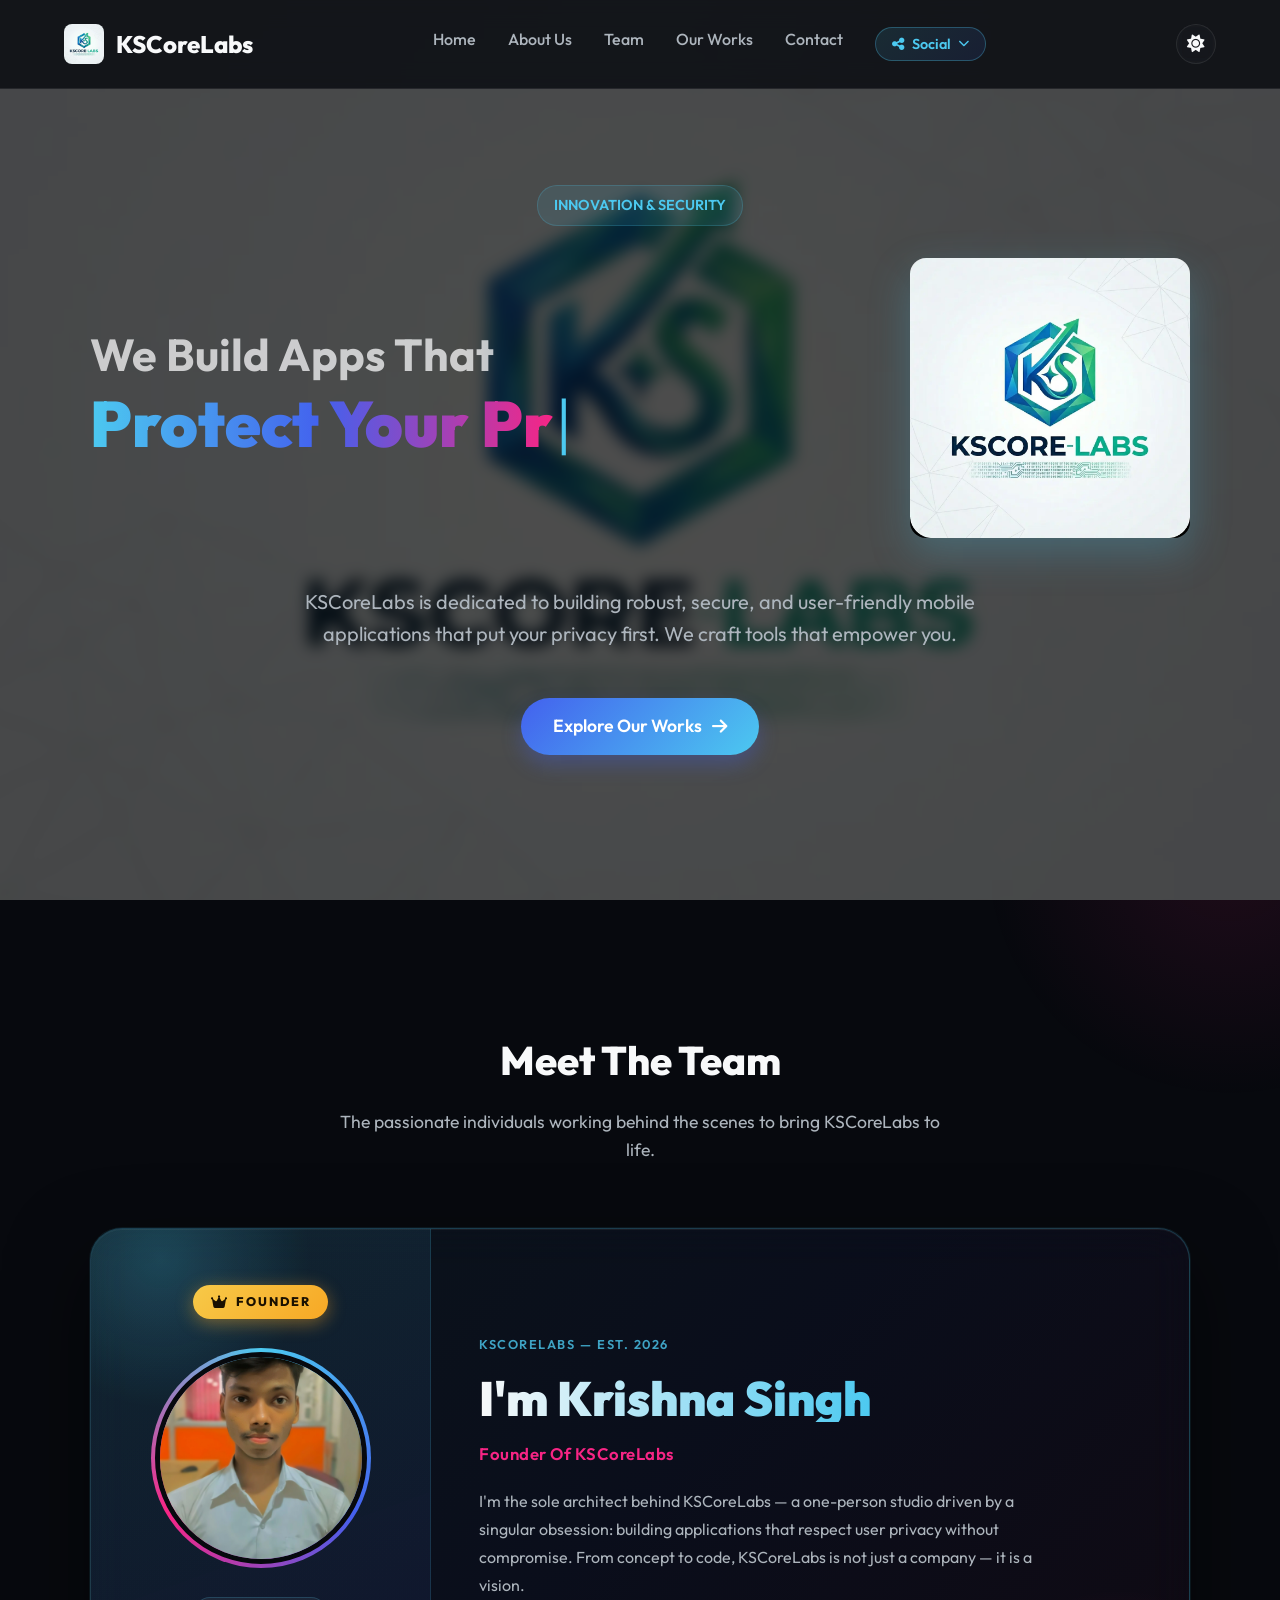
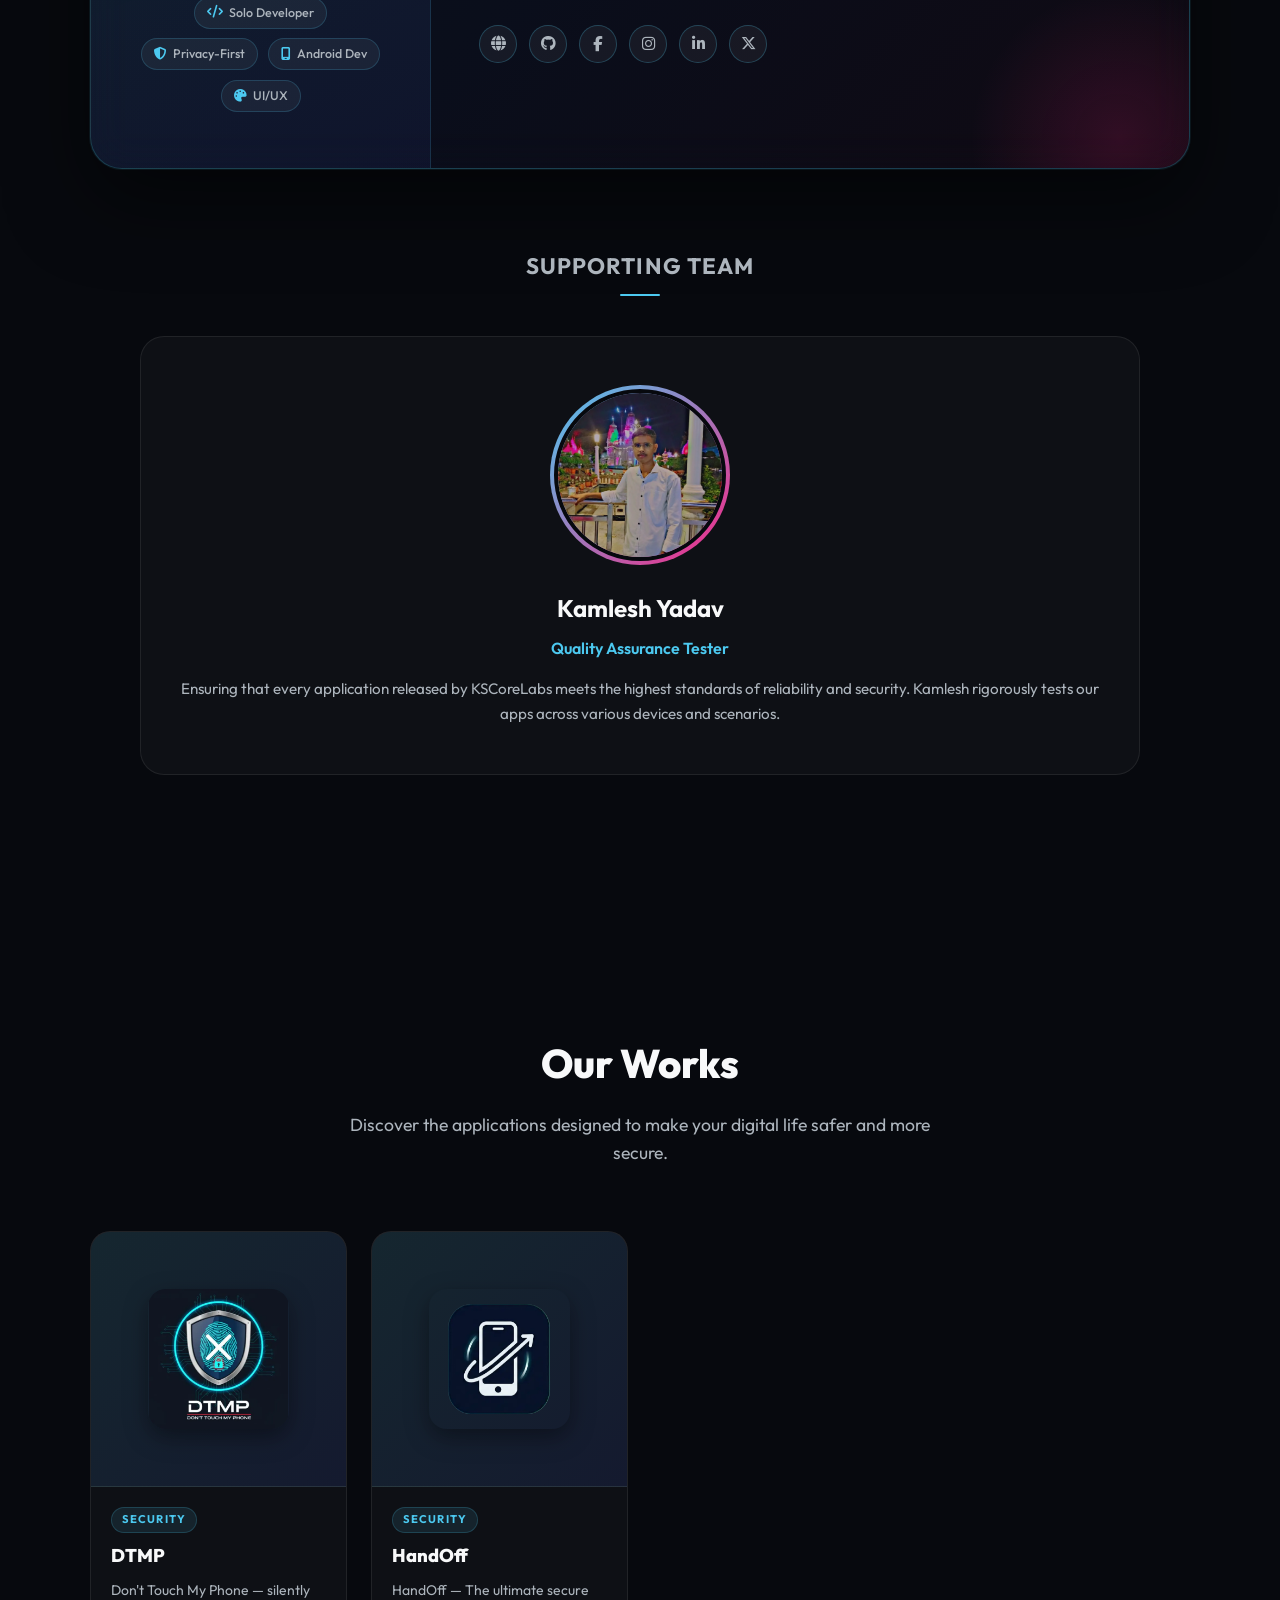
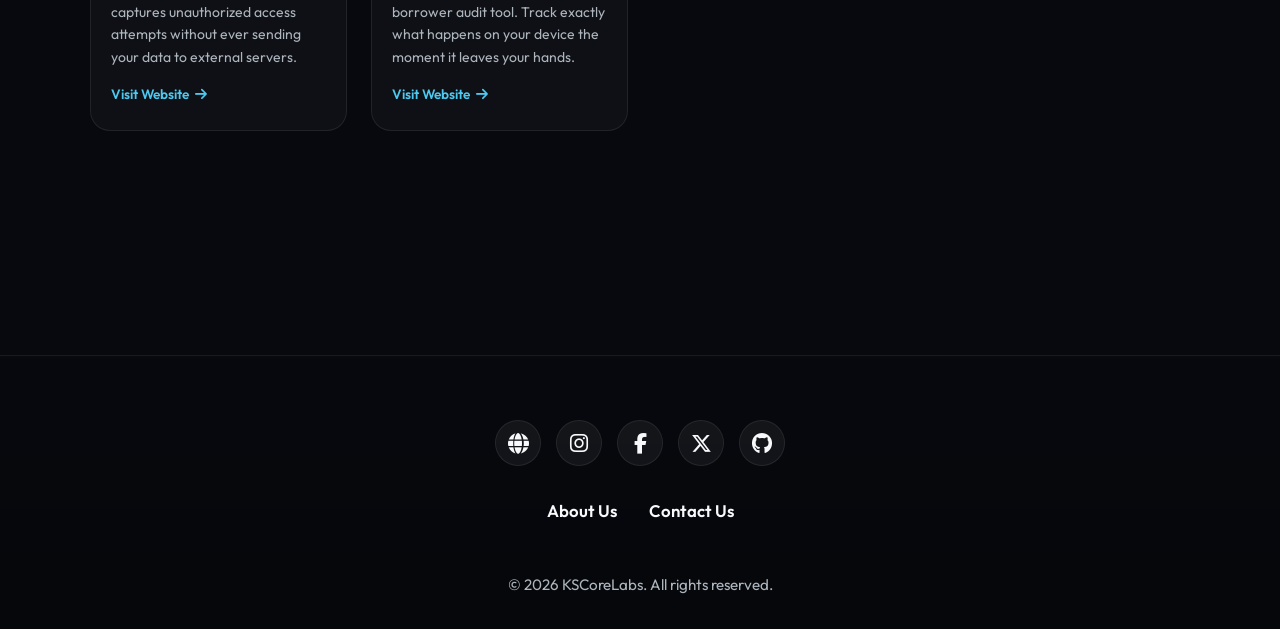
<file: index.html>
<!DOCTYPE html>
<html lang="en">
<head>
    <meta charset="UTF-8">
    <meta name="viewport" content="width=device-width, initial-scale=1.0">
    <title>KSCoreLabs | Official Website</title>
    
   
    <link rel="preconnect" href="https://fonts.googleapis.com">
    <link rel="preconnect" href="https://fonts.gstatic.com" crossorigin>
    <link href="https://fonts.googleapis.com/css2?family=Inter:wght@300;400;500;600&family=Outfit:wght@400;600;800;900&display=swap" rel="stylesheet">
    
   
    <link rel="stylesheet" href="https://cdnjs.cloudflare.com/ajax/libs/font-awesome/6.5.2/css/all.min.css">
    
    
    <link rel="stylesheet" href="style.css">
</head>
<body>

    
    <div class="bg-glow"></div>
    <div class="bg-glow-2"></div>

   
    <nav>
        <a href="#" class="logo">
            <img src="Images/IMG_20260423_155552.webp" alt="KSCoreLabs Logo">
            KSCoreLabs
        </a>
        <ul class="nav-links" id="nav-links">
            <li><a href="#home">Home</a></li>
            <li><a href="about.html">About Us</a></li>
            <li><a href="#team">Team</a></li>
            <li><a href="#works">Our Works</a></li>
            <li><a href="contact.html">Contact</a></li>
            <!-- Social Dropdown -->
            <li class="nav-social-dropdown" id="social-dropdown-li">
                <button class="nav-social-btn" id="social-toggle" aria-haspopup="true" aria-expanded="false">
                    <i class="fa-solid fa-share-nodes"></i>
                    Social
                    <i class="fa-solid fa-chevron-down nav-chevron" id="social-chevron"></i>
                </button>
                <div class="social-dropdown-menu" id="social-menu" role="menu">
                    <div class="sdm-header">Connect With KSCoreLabs</div>
                    <a href="https://kscorelabs.github.io/" target="_blank" class="sdm-item sdm-website" role="menuitem">
                        <span class="sdm-icon"><i class="fa-solid fa-globe"></i></span>
                        <span class="sdm-info">
                            <span class="sdm-label">Official Website</span>
                            <span class="sdm-sub">kscorelabs.github.io</span>
                        </span>
                        <i class="fa-solid fa-arrow-up-right-from-square sdm-ext"></i>
                    </a>
                    <a href="https://instagram.com/kscorelabs" target="_blank" class="sdm-item sdm-insta" role="menuitem">
                        <span class="sdm-icon"><i class="fa-brands fa-instagram"></i></span>
                        <span class="sdm-info">
                            <span class="sdm-label">Instagram</span>
                            <span class="sdm-sub">@kscorelabs</span>
                        </span>
                        <i class="fa-solid fa-arrow-up-right-from-square sdm-ext"></i>
                    </a>
                    <a href="https://www.facebook.com/SinghKrishna0006" target="_blank" class="sdm-item sdm-facebook" role="menuitem">
                        <span class="sdm-icon"><i class="fa-brands fa-facebook-f"></i></span>
                        <span class="sdm-info">
                            <span class="sdm-label">Facebook</span>
                            <span class="sdm-sub">kscorelabs-Developer Profile</span>
                        </span>
                        <i class="fa-solid fa-arrow-up-right-from-square sdm-ext"></i>
                    </a>
                    <a href="https://x.com/kscorelabs" target="_blank" class="sdm-item sdm-twitter" role="menuitem">
                        <span class="sdm-icon"><i class="fa-brands fa-x-twitter"></i></span>
                        <span class="sdm-info">
                            <span class="sdm-label">Twitter / X</span>
                            <span class="sdm-sub">@kscorelabs</span>
                        </span>
                        <i class="fa-solid fa-arrow-up-right-from-square sdm-ext"></i>
                    </a>
                    <a href="https://github.com/kscorelabs" target="_blank" class="sdm-item sdm-github" role="menuitem">
                        <span class="sdm-icon"><i class="fa-brands fa-github"></i></span>
                        <span class="sdm-info">
                            <span class="sdm-label">GitHub</span>
                            <span class="sdm-sub">kscorelabs</span>
                        </span>
                        <i class="fa-solid fa-arrow-up-right-from-square sdm-ext"></i>
                    </a>
                </div>
            </li>
        </ul>
        <div class="nav-actions" style="display: flex; align-items: center; gap: 15px;">
            <!-- Theme Toggle -->
            <div class="nav-theme-toggle">
                <button class="theme-toggle-btn theme-toggle" aria-label="Toggle Theme">
                    <i class="fa-solid fa-sun sun-icon"></i>
                    <i class="fa-solid fa-moon moon-icon"></i>
                </button>
            </div>
            <div class="mobile-menu-btn" id="menu-btn">
                <i class="fa-solid fa-bars"></i>
            </div>
        </div>

    </nav>

    <!-- Hero Section -->
    <section id="home" class="hero">
        <div class="hero-badge reveal">INNOVATION & SECURITY</div>
        <div class="hero-content reveal">
            <div class="hero-text">
                <h1>
                    <span class="hero-static">We Build Apps That </span><br>
                    <span class="hero-typewriter" id="typewriter"></span><span class="hero-cursor">|</span>
                </h1>
            </div>
            <img src="Images/IMG_20260423_155552.webp" alt="KSCoreLabs Logo" class="hero-logo">
        </div>
        <p class="reveal">KSCoreLabs is dedicated to building robust, secure, and user-friendly mobile applications that put your privacy first. We craft tools that empower you.</p>
        <a href="#works" class="btn btn-primary reveal">
            Explore Our Works <i class="fa-solid fa-arrow-right"></i>
        </a>
    </section>

    <!-- Team Section (FIRST — Founder spotlight) -->
    <section id="team">
        <h2 class="section-title reveal">Meet The Team</h2>
        <p class="section-subtitle reveal">The passionate individuals working behind the scenes to bring KSCoreLabs to life.</p>

        <!-- Founder Card -->
        <div class="founder-card reveal">

            <div class="founder-glow founder-glow--tl"></div>
            <div class="founder-glow founder-glow--br"></div>

            <div class="founder-photo-col">
                <div class="founder-crown-badge">
                    <i class="fa-solid fa-crown"></i> FOUNDER
                </div>
                <div class="founder-img-ring">
                    <div class="founder-img-inner">
                        <img src="Images/about_owner.webp" alt="Krishna Singh">
                    </div>
                </div>
                <div class="founder-tags">
                    <span class="ftag"><i class="fa-solid fa-code"></i> Solo Developer</span>
                    <span class="ftag"><i class="fa-solid fa-shield-halved"></i> Privacy-First</span>
                    <span class="ftag"><i class="fa-solid fa-mobile-screen"></i> Android Dev</span>
                    <span class="ftag"><i class="fa-solid fa-palette"></i> UI/UX</span>
                </div>
            </div>

            <div class="founder-info-col">
                <video class="founder-bg-video" autoplay muted playsinline loop preload="auto">
                    <source src="Images/Video/reveal _bg.mp4" type="video/mp4">
                </video>
                <div class="founder-info-content">
                    <div class="founder-org-label">KSCoreLabs &mdash; Est. 2026</div>
                    <h3 class="founder-name">I'm Krishna Singh</h3>
                    <p class="founder-role">Founder Of KSCoreLabs</p>
                    <p class="founder-bio">
                        I'm the sole architect behind KSCoreLabs — a one-person studio driven by a singular obsession: building applications that respect user privacy without compromise. From concept to code, KSCoreLabs is not just a company — it is a vision.
                    </p>

                    <!-- Social Media Icons -->
                    <div class="founder-social">
                        <a href="https://krishna-0006.github.io/My-Portfolio/" target="_blank" class="founder-social-icon" title="Portfolio">
                            <i class="fa-solid fa-globe"></i>
                        </a>
                        <a href="https://github.com/krishna-0006" target="_blank" class="founder-social-icon" title="GitHub">
                            <i class="fa-brands fa-github"></i>
                        </a>
                        <a href="https://www.facebook.com/SinghKrishna0006" target="_blank" class="founder-social-icon" title="Facebook">
                            <i class="fa-brands fa-facebook-f"></i>
                        </a>
                        <a href="https://www.instagram.com/krishna_singh.0006" target="_blank" class="founder-social-icon" title="Instagram">
                            <i class="fa-brands fa-instagram"></i>
                        </a>
                        <a href="https://www.linkedin.com/profile/in/krishn-kumar-singh" target="_blank" class="founder-social-icon" title="LinkedIn">
                            <i class="fa-brands fa-linkedin-in"></i>
                        </a>
                        <a href="https://x.com/SinghKrishna006" target="_blank" class="founder-social-icon" title="Twitter / X">
                            <i class="fa-brands fa-x-twitter"></i>
                        </a>
                    </div>
                </div>
            </div>
        </div>

        <!-- Supporting Team -->
        <h3 class="team-sub-heading reveal">Supporting Team</h3>
        <div class="team-grid">
            <div class="team-card reveal">
                <div class="team-img-wrapper">
                    <img src="Images/tester_image.webp" alt="Kamlesh Yadav">
                </div>
                <h4>Kamlesh Yadav</h4>
                <p class="team-role">Quality Assurance Tester</p>
                <p class="team-bio">Ensuring that every application released by KSCoreLabs meets the highest standards of reliability and security. Kamlesh rigorously tests our apps across various devices and scenarios.</p>
            </div>
        </div>
    </section>

    <!-- Works / Projects Section -->
    <section id="works">
        <h2 class="section-title reveal">Our Works</h2>
        <p class="section-subtitle reveal">Discover the applications designed to make your digital life safer and more secure.</p>
        
        <div class="projects-grid">
            <div class="project-card reveal">
                <div class="project-card-img">
                    <img src="Images/Projectimage/ic_launcher-playstore.webp" alt="DTMP App Logo">
                </div>
                <div class="project-card-body">
                    <span class="project-tag">Security</span>
                    <h3>DTMP</h3>
                    <p>Don't Touch My Phone — silently captures unauthorized access attempts without ever sending your data to external servers.</p>
                    <a href="https://kscorelabs.github.io/dtmp/" target="_blank" class="project-link">
                        Visit Website <i class="fa-solid fa-arrow-right"></i>
                    </a>
                </div>
            </div>

            <div class="project-card reveal">
                <div class="project-card-img">
                    <img src="Images/Projectimage/handoff-logo.webp" alt="HandOff App Logo">
                </div>
                <div class="project-card-body">
                    <span class="project-tag">Security</span>
                    <h3>HandOff</h3>
                    <p>HandOff — The ultimate secure borrower audit tool. Track exactly what happens on your device the moment it leaves your hands.</p>
                    <a href="https://kscorelabs.github.io/handoff/" target="_blank" class="project-link">
                        Visit Website <i class="fa-solid fa-arrow-right"></i>
                    </a>
                </div>
            </div>
        </div>
    </section>

   


    
    <footer class="site-footer">
        
        <div class="footer-socials-centered">
            <a href="https://kscorelabs.github.io/" target="_blank" class="fs-icon website" title="Official Website"><i class="fa-solid fa-globe"></i></a>
            <a href="https://instagram.com/kscorelabs" target="_blank" class="fs-icon insta" title="Instagram"><i class="fa-brands fa-instagram"></i></a>
            <a href="https://www.facebook.com/SinghKrishna0006" target="_blank" class="fs-icon facebook" title="Facebook"><i class="fa-brands fa-facebook-f"></i></a>
            <a href="https://x.com/kscorelabs" target="_blank" class="fs-icon twitter" title="Twitter / X"><i class="fa-brands fa-x-twitter"></i></a>
            <a href="https://github.com/kscorelabs" target="_blank" class="fs-icon github" title="GitHub"><i class="fa-brands fa-github"></i></a>
        </div>

        <div class="footer-links-centered">
            <a href="about.html"target="_blank">About Us</a>
            <a href="contact.html"target="_blank">Contact Us</a>
        </div>
        
        <p class="footer-bottom-text">&copy; 2026 KSCoreLabs. All rights reserved.</p>
    </footer>

   
    <script src="script.js"></script>
</body>
</html>
</file>
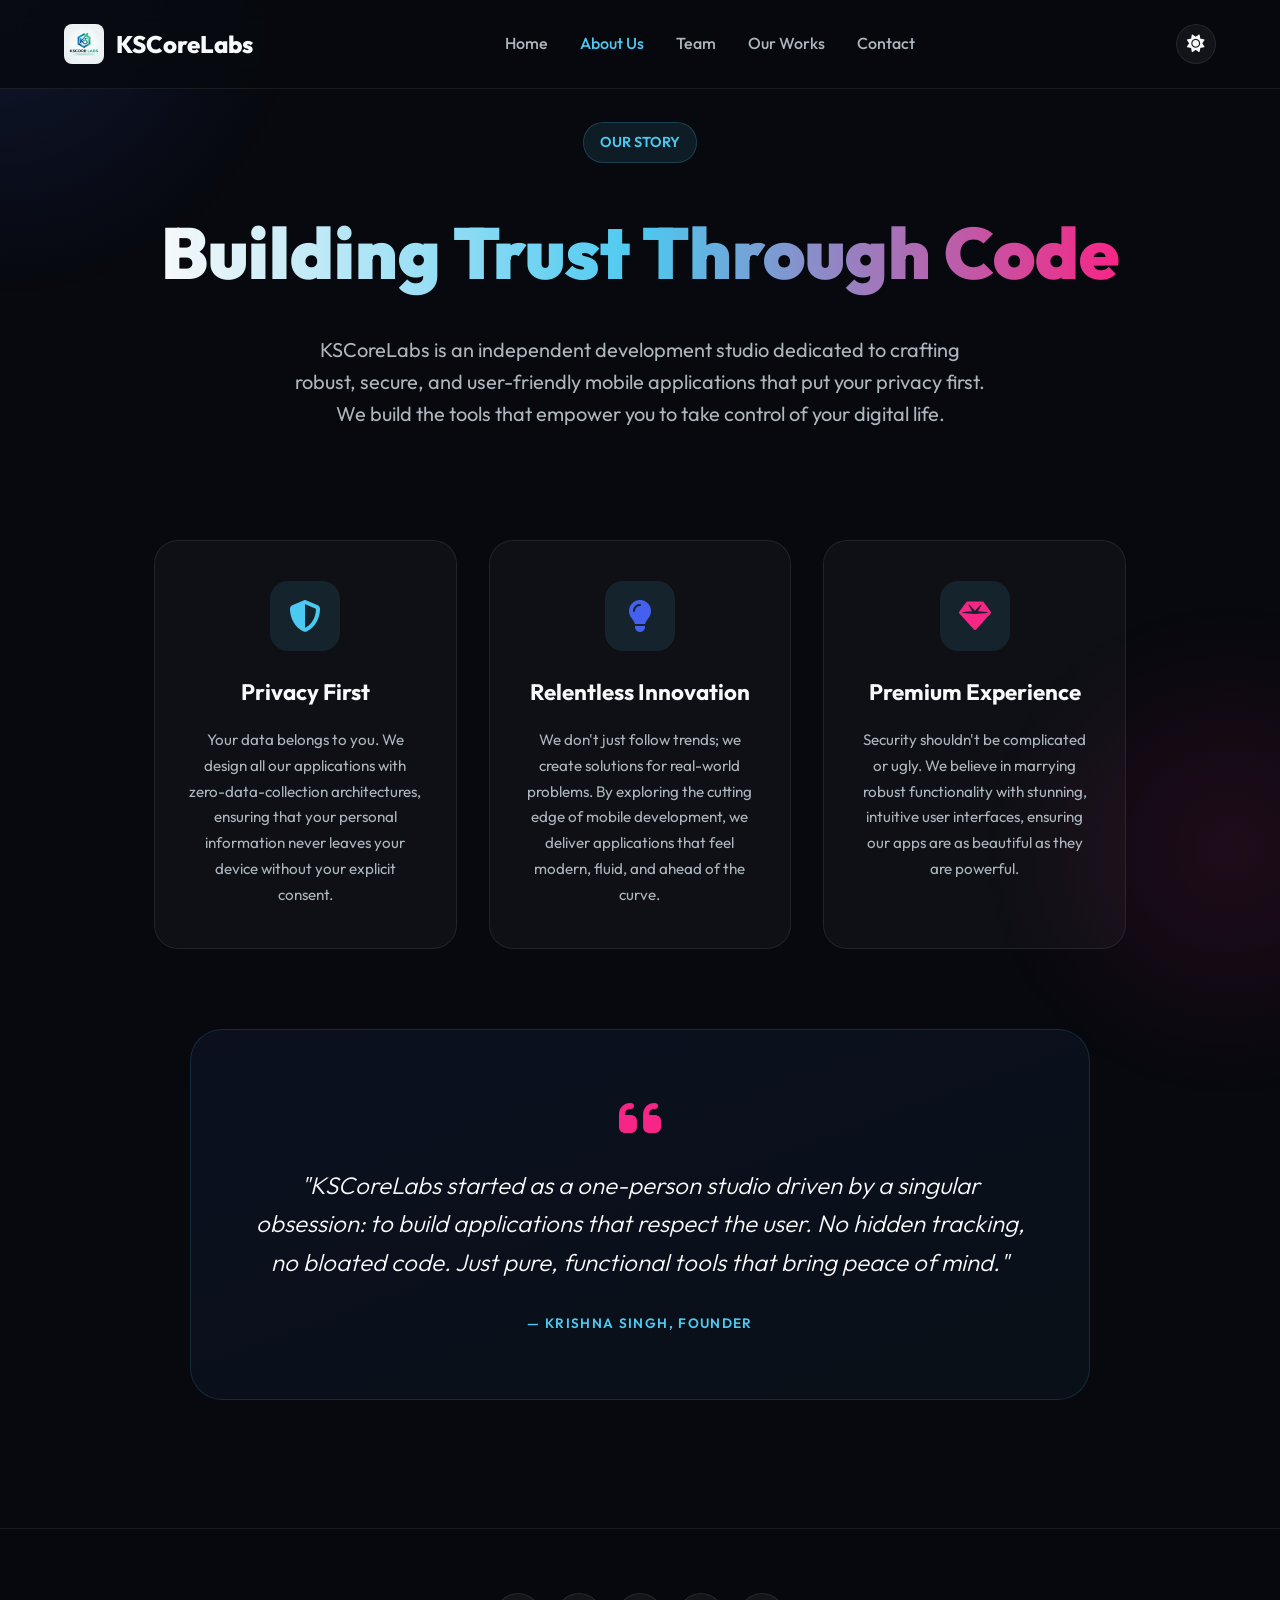
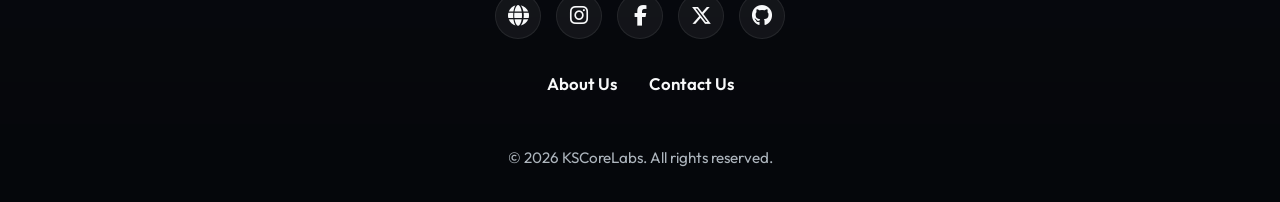
<file: about.html>
<!DOCTYPE html>
<html lang="en">
<head>
    <meta charset="UTF-8">
    <meta name="viewport" content="width=device-width, initial-scale=1.0">
    <title>About Us - KSCoreLabs</title>
    
    <link rel="preconnect" href="https://fonts.googleapis.com">
    <link rel="preconnect" href="https://fonts.gstatic.com" crossorigin>
    <link href="https://fonts.googleapis.com/css2?family=Inter:wght@300;400;500;600&family=Outfit:wght@400;600;800;900&display=swap" rel="stylesheet">
    
    <link rel="stylesheet" href="https://cdnjs.cloudflare.com/ajax/libs/font-awesome/6.5.2/css/all.min.css">
    <link rel="stylesheet" href="style.css">
    
    <style>
        .about-hero {
            min-height: 60vh;
            display: flex;
            flex-direction: column;
            justify-content: center;
            align-items: center;
            text-align: center;
            padding: 120px 5% 60px;
            position: relative;
        }

        .about-title {
            font-size: clamp(2.5rem, 6vw, 4.5rem);
            font-weight: 900;
            background: linear-gradient(90deg, var(--text-main) 0%, var(--primary) 50%, var(--accent) 100%);
            -webkit-background-clip: text;
            -webkit-text-fill-color: transparent;
            background-clip: text;
            margin-bottom: 1.5rem;
            animation: fadeUp 0.8s ease;
        }

        .about-subtitle {
            font-size: 1.25rem;
            color: var(--text-muted);
            max-width: 700px;
            margin-bottom: 3rem;
            animation: fadeUp 0.8s 0.2s ease both;
        }

        .core-values {
            display: grid;
            grid-template-columns: repeat(auto-fit, minmax(280px, 1fr));
            gap: 2rem;
            max-width: 1100px;
            margin: 0 auto 5rem;
            padding: 0 5%;
        }

        .value-card {
            background: var(--bg-card);
            border: 1px solid var(--border);
            border-radius: 24px;
            padding: 2.5rem 2rem;
            text-align: center;
            transition: all 0.4s ease;
            position: relative;
            overflow: hidden;
            animation: fadeUp 0.8s 0.4s ease both;
        }

        .value-card::before {
            content: '';
            position: absolute;
            top: 0;
            left: 0;
            width: 100%;
            height: 4px;
            background: linear-gradient(90deg, var(--primary), var(--secondary));
            opacity: 0;
            transition: opacity 0.3s;
        }

        .value-card:hover {
            transform: translateY(-10px);
            box-shadow: 0 20px 40px rgba(0,0,0,0.4);
            border-color: rgba(76, 201, 240, 0.3);
        }

        .value-card:hover::before {
            opacity: 1;
        }

        .value-icon {
            width: 70px;
            height: 70px;
            margin: 0 auto 1.5rem;
            display: flex;
            align-items: center;
            justify-content: center;
            font-size: 2rem;
            background: rgba(76, 201, 240, 0.1);
            color: var(--primary);
            border-radius: 18px;
            transition: all 0.3s;
        }

        .value-card:hover .value-icon {
            background: var(--primary);
            color: #fff;
            transform: scale(1.1) rotate(5deg);
        }

        .value-title {
            font-size: 1.4rem;
            margin-bottom: 1rem;
            color: var(--text-main);
        }

        .value-desc {
            color: var(--text-muted);
            font-size: 0.95rem;
            line-height: 1.7;
        }

        .mission-section {
            max-width: 900px;
            margin: 0 auto 8rem;
            padding: 4rem;
            background: linear-gradient(160deg, rgba(67, 97, 238, 0.08) 0%, rgba(76, 201, 240, 0.04) 100%);
            border: 1px solid rgba(76, 201, 240, 0.15);
            border-radius: 32px;
            text-align: center;
            animation: fadeUp 0.8s 0.6s ease both;
        }

        .mission-icon {
            font-size: 3rem;
            color: var(--accent);
            margin-bottom: 1.5rem;
        }

        .mission-text {
            font-size: 1.5rem;
            line-height: 1.6;
            color: var(--text-main);
            font-weight: 300;
            font-style: italic;
        }

        @keyframes fadeUp {
            from { opacity: 0; transform: translateY(30px); }
            to { opacity: 1; transform: translateY(0); }
        }

        @media (max-width: 768px) {
            .mission-section {
                padding: 2.5rem 1.5rem;
                margin: 0 5% 5rem;
            }
            .mission-text {
                font-size: 1.2rem;
            }
        }
    </style>
</head>
<body>

    <div class="bg-glow"></div>
    <div class="bg-glow-2"></div>

    <nav>
        <a href="index.html" class="logo">
            <img src="Images/IMG_20260423_155552.webp" alt="KSCoreLabs Logo">
            KSCoreLabs
        </a>
        <ul class="nav-links" id="nav-links">
            <li><a href="index.html">Home</a></li>
            <li><a href="about.html" style="color: var(--primary);">About Us</a></li>
            <li><a href="index.html#team">Team</a></li>
            <li><a href="index.html#works">Our Works</a></li>
            <li><a href="contact.html">Contact</a></li>
        </ul>
        <div class="nav-actions" style="display: flex; align-items: center; gap: 15px;">
            <!-- Theme Toggle -->
            <div class="nav-theme-toggle">
                <button class="theme-toggle-btn theme-toggle" aria-label="Toggle Theme">
                    <i class="fa-solid fa-sun sun-icon"></i>
                    <i class="fa-solid fa-moon moon-icon"></i>
                </button>
            </div>
            <div class="mobile-menu-btn" id="menu-btn">
                <i class="fa-solid fa-bars"></i>
            </div>
        </div>
    </nav>

    <header class="about-hero">
        <div class="hero-badge">OUR STORY</div>
        <h1 class="about-title">Building Trust Through Code</h1>
        <p class="about-subtitle">KSCoreLabs is an independent development studio dedicated to crafting robust, secure, and user-friendly mobile applications that put your privacy first. We build the tools that empower you to take control of your digital life.</p>
    </header>

    <div class="core-values">
        <div class="value-card">
            <div class="value-icon"><i class="fa-solid fa-shield-halved"></i></div>
            <h3 class="value-title">Privacy First</h3>
            <p class="value-desc">Your data belongs to you. We design all our applications with zero-data-collection architectures, ensuring that your personal information never leaves your device without your explicit consent.</p>
        </div>
        
        <div class="value-card">
            <div class="value-icon" style="color: var(--secondary);"><i class="fa-solid fa-lightbulb"></i></div>
            <h3 class="value-title">Relentless Innovation</h3>
            <p class="value-desc">We don't just follow trends; we create solutions for real-world problems. By exploring the cutting edge of mobile development, we deliver applications that feel modern, fluid, and ahead of the curve.</p>
        </div>

        <div class="value-card">
            <div class="value-icon" style="color: var(--accent);"><i class="fa-solid fa-gem"></i></div>
            <h3 class="value-title">Premium Experience</h3>
            <p class="value-desc">Security shouldn't be complicated or ugly. We believe in marrying robust functionality with stunning, intuitive user interfaces, ensuring our apps are as beautiful as they are powerful.</p>
        </div>
    </div>

    <section class="mission-section">
        <i class="fa-solid fa-quote-left mission-icon"></i>
        <p class="mission-text">"KSCoreLabs started as a one-person studio driven by a singular obsession: to build applications that respect the user. No hidden tracking, no bloated code. Just pure, functional tools that bring peace of mind."</p>
        <div style="margin-top: 2rem; color: var(--primary); font-weight: 600; letter-spacing: 0.1em; text-transform: uppercase; font-size: 0.85rem;">— Krishna Singh, Founder</div>
    </section>

    <footer class="site-footer">
        
        <div class="footer-socials-centered">
            <a href="https://kscorelabs.github.io/" target="_blank" class="fs-icon website" title="Official Website"><i class="fa-solid fa-globe"></i></a>
            <a href="https://instagram.com/kscorelabs" target="_blank" class="fs-icon insta" title="Instagram"><i class="fa-brands fa-instagram"></i></a>
            <a href="https://www.facebook.com/SinghKrishna0006" target="_blank" class="fs-icon facebook" title="Facebook"><i class="fa-brands fa-facebook-f"></i></a>
            <a href="https://x.com/kscorelabs" target="_blank" class="fs-icon twitter" title="Twitter / X"><i class="fa-brands fa-x-twitter"></i></a>
            <a href="https://github.com/kscorelabs" target="_blank" class="fs-icon github" title="GitHub"><i class="fa-brands fa-github"></i></a>
        </div>

        <div class="footer-links-centered">
            <a href="about.html">About Us</a>
            <a href="contact.html">Contact Us</a>
        </div>
        
        <p class="footer-bottom-text">&copy; 2026 KSCoreLabs. All rights reserved.</p>
    </footer>

    <script src="script.js"></script>
</body>
</html>
</file>
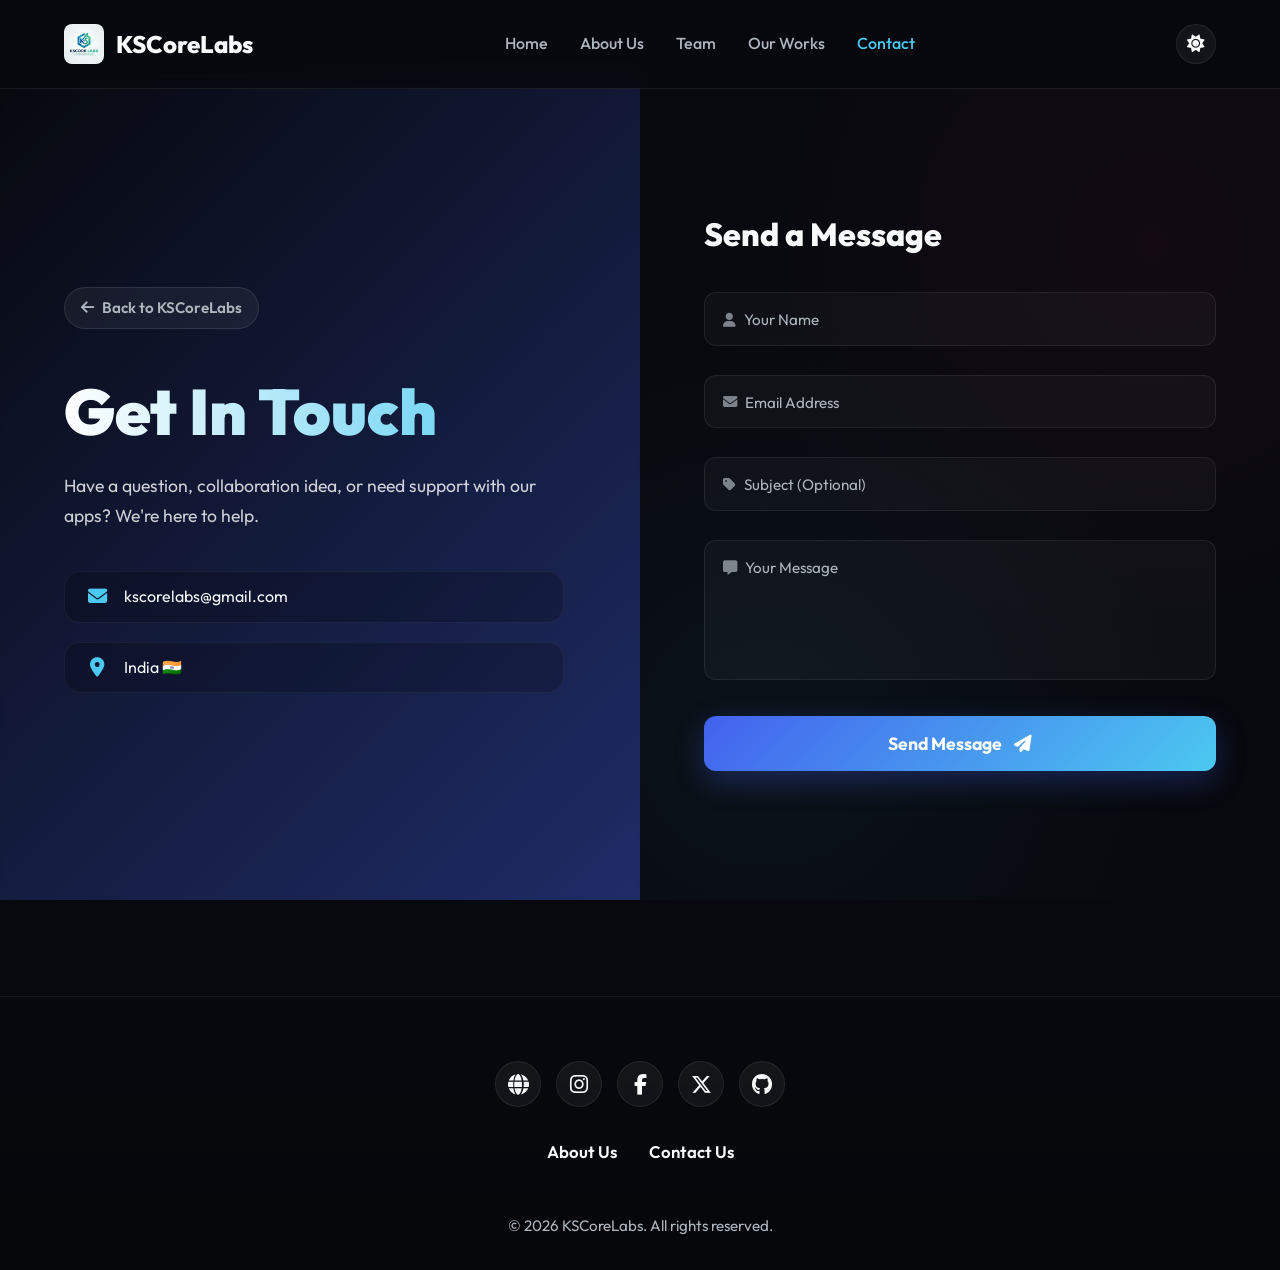
<file: contact.html>
<!DOCTYPE html>
<html lang="en">
<head>
    <meta charset="UTF-8">
    <meta name="viewport" content="width=device-width, initial-scale=1.0">
    <title>Contact Us - KSCoreLabs</title>
    <meta name="description" content="Get in touch with KSCoreLabs. Send us your feedback, support queries, or business inquiries.">
    
    <link rel="preconnect" href="https://fonts.googleapis.com">
    <link rel="preconnect" href="https://fonts.gstatic.com" crossorigin>
    <link href="https://fonts.googleapis.com/css2?family=Inter:wght@300;400;500;600&family=Outfit:wght@400;600;800;900&display=swap" rel="stylesheet">
    <link rel="stylesheet" href="https://cdnjs.cloudflare.com/ajax/libs/font-awesome/6.5.2/css/all.min.css">
    <link rel="stylesheet" href="style.css">
    
    <style>
        :root {
            --bg-dark: #07090e;
            --primary: #4cc9f0;
            --secondary: #4361ee;
            --accent: #f72585;
            --text-main: #f8f9fa;
            --text-muted: #adb5bd;
            --border: rgba(255, 255, 255, 0.08);
        }

        * {
            margin: 0;
            padding: 0;
            box-sizing: border-box;
            font-family: 'Outfit', 'Inter', sans-serif;
        }

        body {
            background-color: var(--bg-dark);
            color: var(--text-main);
            overflow-x: hidden;
            min-height: 100vh;
        }

        /* ── Split Layout ── */
        .contact-layout {
            display: flex;
            min-height: calc(100vh - 80px); /* Account for nav */
            width: 100%;
            margin-top: 80px; /* Space for fixed nav */
        }

        /* ── Left Side (Video Background) ── */
        .contact-left {
            flex: 1;
            position: relative;
            display: flex;
            flex-direction: column;
            justify-content: center;
            padding: 4rem;
            overflow: hidden;
        }

        .contact-video-bg {
            position: absolute;
            top: 0;
            left: 0;
            width: 100%;
            height: 100%;
            object-fit: cover;
            z-index: 0;
        }

        .video-overlay {
            position: absolute;
            top: 0;
            left: 0;
            width: 100%;
            height: 100%;
            background: linear-gradient(135deg, rgba(7, 9, 14, 0.9) 0%, rgba(67, 97, 238, 0.4) 100%);
            z-index: 1;
            backdrop-filter: blur(2px);
        }

        .contact-info-content {
            position: relative;
            z-index: 2;
            max-width: 500px;
            animation: slideRight 0.8s cubic-bezier(0.2, 0.8, 0.2, 1) both;
        }

        .back-link {
            display: inline-flex;
            align-items: center;
            gap: 8px;
            color: var(--text-muted);
            text-decoration: none;
            font-weight: 600;
            font-size: 0.95rem;
            margin-bottom: 3rem;
            transition: color 0.3s, transform 0.3s;
            padding: 8px 16px;
            background: rgba(255, 255, 255, 0.05);
            border-radius: 30px;
            border: 1px solid rgba(255, 255, 255, 0.1);
            backdrop-filter: blur(10px);
        }

        .back-link:hover {
            color: var(--text-main);
            border-color: var(--primary);
            transform: translateX(-5px);
            background: rgba(76, 201, 240, 0.1);
        }

        .contact-info-content h1 {
            font-size: clamp(3rem, 5vw, 4.5rem);
            font-weight: 900;
            line-height: 1.1;
            margin-bottom: 1.5rem;
            background: linear-gradient(90deg, #fff 0%, var(--primary) 100%);
            -webkit-background-clip: text;
            -webkit-text-fill-color: transparent;
            background-clip: text;
        }

        .contact-info-content p {
            font-size: 1.1rem;
            line-height: 1.7;
            color: rgba(255, 255, 255, 0.8);
            margin-bottom: 2.5rem;
        }

        .contact-details {
            display: flex;
            flex-direction: column;
            gap: 1.2rem;
        }

        .cd-item {
            display: flex;
            align-items: center;
            gap: 15px;
            font-size: 1rem;
            color: var(--text-main);
            background: rgba(0, 0, 0, 0.2);
            padding: 12px 20px;
            border-radius: 16px;
            border: 1px solid rgba(255, 255, 255, 0.05);
            backdrop-filter: blur(10px);
            transition: transform 0.3s, background 0.3s;
        }

        .cd-item:hover {
            transform: translateY(-2px);
            background: rgba(255, 255, 255, 0.05);
            border-color: rgba(76, 201, 240, 0.3);
        }

        .cd-item i {
            font-size: 1.2rem;
            color: var(--primary);
            width: 24px;
            text-align: center;
        }

        /* ── Right Side (Form) ── */
        .contact-right {
            flex: 1;
            display: flex;
            justify-content: center;
            align-items: center;
            padding: 4rem;
            background: var(--bg-dark);
            position: relative;
        }

        .contact-right::before {
            content: '';
            position: absolute;
            top: 0;
            left: 0;
            width: 100%;
            height: 100%;
            background: radial-gradient(circle at 80% 20%, rgba(247, 37, 133, 0.05) 0%, transparent 50%),
                        radial-gradient(circle at 20% 80%, rgba(76, 201, 240, 0.05) 0%, transparent 50%);
            z-index: 0;
            pointer-events: none;
        }

        .form-container {
            width: 100%;
            max-width: 550px;
            position: relative;
            z-index: 1;
            animation: slideLeft 0.8s cubic-bezier(0.2, 0.8, 0.2, 1) both 0.2s;
        }

        .form-container h2 {
            font-size: 2rem;
            font-weight: 800;
            margin-bottom: 2rem;
            color: var(--text-main);
        }

        /* ── Form Fields ── */
        .modern-field {
            position: relative;
            margin-bottom: 1.8rem;
        }

        .modern-field input,
        .modern-field textarea {
            width: 100%;
            background: rgba(255, 255, 255, 0.03);
            border: 1px solid var(--border);
            border-radius: 12px;
            padding: 1.2rem 1.2rem 0.8rem;
            color: var(--text-main);
            font-family: 'Outfit', sans-serif;
            font-size: 1rem;
            outline: none;
            transition: all 0.3s ease;
            resize: none;
        }

        .modern-field textarea {
            min-height: 140px;
        }

        .modern-field input:focus,
        .modern-field textarea:focus {
            background: rgba(76, 201, 240, 0.05);
            border-color: rgba(76, 201, 240, 0.5);
            box-shadow: 0 0 20px rgba(76, 201, 240, 0.1);
        }

        .modern-field label {
            position: absolute;
            top: 1rem;
            left: 1.2rem;
            color: var(--text-muted);
            font-size: 0.95rem;
            pointer-events: none;
            transition: all 0.25s cubic-bezier(0.4, 0, 0.2, 1);
            display: flex;
            align-items: center;
            gap: 8px;
        }

        .modern-field label i {
            font-size: 0.9rem;
            opacity: 0.7;
        }

        /* Float label on focus or valid content */
        .modern-field input:focus ~ label,
        .modern-field input:not(:placeholder-shown) ~ label,
        .modern-field textarea:focus ~ label,
        .modern-field textarea:not(:placeholder-shown) ~ label {
            top: -0.6rem;
            left: 1rem;
            font-size: 0.75rem;
            color: var(--primary);
            background: var(--bg-dark);
            padding: 0 6px;
            border-radius: 4px;
            font-weight: 600;
            letter-spacing: 0.05em;
        }

        .modern-field input:focus ~ label i,
        .modern-field input:not(:placeholder-shown) ~ label i,
        .modern-field textarea:focus ~ label i,
        .modern-field textarea:not(:placeholder-shown) ~ label i {
            opacity: 1;
        }

        /* ── Submit Button ── */
        .submit-btn {
            width: 100%;
            padding: 16px;
            background: linear-gradient(135deg, var(--secondary), var(--primary));
            border: none;
            border-radius: 12px;
            color: #fff;
            font-family: 'Outfit', sans-serif;
            font-size: 1.1rem;
            font-weight: 700;
            cursor: pointer;
            transition: all 0.3s ease;
            box-shadow: 0 10px 30px rgba(67, 97, 238, 0.3);
            display: flex;
            align-items: center;
            justify-content: center;
            gap: 12px;
            margin-top: 1rem;
            position: relative;
            overflow: hidden;
        }

        .submit-btn::before {
            content: '';
            position: absolute;
            top: 0; left: -100%; width: 100%; height: 100%;
            background: linear-gradient(90deg, transparent, rgba(255,255,255,0.2), transparent);
            transition: left 0.5s ease;
        }

        .submit-btn:hover:not(:disabled) {
            transform: translateY(-3px);
            box-shadow: 0 15px 40px rgba(67, 97, 238, 0.4);
        }

        .submit-btn:hover::before {
            left: 100%;
        }

        .submit-btn:disabled {
            opacity: 0.7;
            cursor: not-allowed;
        }

        /* ── Feedback Messages ── */
        .cf-feedback {
            display: flex;
            align-items: center;
            justify-content: center;
            gap: 10px;
            margin-top: 1.5rem;
            padding: 1rem;
            border-radius: 12px;
            font-weight: 500;
            animation: fadeUp 0.3s ease;
        }

        .cf-success {
            background: rgba(74, 222, 128, 0.1);
            color: #4ade80;
            border: 1px solid rgba(74, 222, 128, 0.2);
        }

        .cf-error {
            background: rgba(248, 113, 113, 0.1);
            color: #f87171;
            border: 1px solid rgba(248, 113, 113, 0.2);
        }

        /* ── Animations ── */
        @keyframes slideRight {
            from { opacity: 0; transform: translateX(-40px); }
            to { opacity: 1; transform: translateX(0); }
        }

        @keyframes slideLeft {
            from { opacity: 0; transform: translateX(40px); }
            to { opacity: 1; transform: translateX(0); }
        }

        @keyframes fadeUp {
            from { opacity: 0; transform: translateY(15px); }
            to { opacity: 1; transform: translateY(0); }
        }

        /* ── Responsive ── */
        @media (max-width: 992px) {
            .contact-layout {
                flex-direction: column;
            }

            .contact-left {
                padding: 4rem 2rem;
                min-height: 50vh;
            }

            .contact-right {
                padding: 4rem 2rem;
            }

            .contact-info-content h1 {
                font-size: 2.5rem;
            }
        }

        @media (max-width: 480px) {
            .contact-left {
                padding: 3rem 1.5rem;
            }

            .contact-right {
                padding: 3rem 1.5rem;
            }

            .modern-field input,
            .modern-field textarea {
                padding: 1rem;
            }

            .modern-field label {
                top: 1rem;
                left: 1rem;
            }
        }
    </style>
</head>
<body>

    <nav>
        <a href="index.html" class="logo">
            <img src="Images/IMG_20260423_155552.webp" alt="KSCoreLabs Logo">
            KSCoreLabs
        </a>
        <ul class="nav-links" id="nav-links">
            <li><a href="index.html">Home</a></li>
            <li><a href="about.html">About Us</a></li>
            <li><a href="index.html#team">Team</a></li>
            <li><a href="index.html#works">Our Works</a></li>
            <li><a href="contact.html" style="color: var(--primary);">Contact</a></li>
        </ul>
        <div class="nav-actions" style="display: flex; align-items: center; gap: 15px;">
            <!-- Theme Toggle -->
            <div class="nav-theme-toggle">
                <button class="theme-toggle-btn theme-toggle" aria-label="Toggle Theme">
                    <i class="fa-solid fa-sun sun-icon"></i>
                    <i class="fa-solid fa-moon moon-icon"></i>
                </button>
            </div>
            <div class="mobile-menu-btn" id="menu-btn">
                <i class="fa-solid fa-bars"></i>
            </div>
        </div>
    </nav>

    <div class="contact-layout">
      
        <div class="contact-left">
            <video autoplay muted loop playsinline class="contact-video-bg">
                <source src="Images/Video/reveal _bg.mp4" type="video/mp4">
            </video>
            <div class="video-overlay"></div>
            
            <div class="contact-info-content">
                <a href="index.html" class="back-link">
                    <i class="fa-solid fa-arrow-left"></i> Back to KSCoreLabs
                </a>
                
                <h1>Get In Touch</h1>
                <p>Have a question, collaboration idea, or need support with our apps? We're here to help.</p>
                
                <div class="contact-details">
                    <div class="cd-item">
                        <i class="fa-solid fa-envelope"></i>
                        <span>kscorelabs@gmail.com</span>
                    </div>
                    <div class="cd-item">
                        <i class="fa-solid fa-location-dot"></i>
                        <span>India 🇮🇳</span>
                    </div>
                </div>
            </div>
        </div>

       
        <div class="contact-right">
            <div class="form-container">
                <h2>Send a Message</h2>
                <form id="contact-form" novalidate>
                    
                    <div class="modern-field">
                       
                        <input type="text" id="cf-name" required autocomplete="off" placeholder=" ">
                        <label for="cf-name"><i class="fa-solid fa-user"></i> Your Name</label>
                    </div>

                    <div class="modern-field">
                        <input type="email" id="cf-email" required autocomplete="off" placeholder=" ">
                        <label for="cf-email"><i class="fa-solid fa-envelope"></i> Email Address</label>
                    </div>

                    <div class="modern-field">
                        <input type="text" id="cf-subject" autocomplete="off" placeholder=" ">
                        <label for="cf-subject"><i class="fa-solid fa-tag"></i> Subject (Optional)</label>
                    </div>

                    <div class="modern-field">
                        <textarea id="cf-message" required placeholder=" "></textarea>
                        <label for="cf-message"><i class="fa-solid fa-message"></i> Your Message</label>
                    </div>

                    <button type="submit" class="submit-btn" id="cf-submit">
                        <span class="cf-btn-text">Send Message</span>
                        <i class="fa-solid fa-paper-plane cf-btn-icon"></i>
                        <span class="cf-btn-loading" hidden><i class="fa-solid fa-circle-notch fa-spin"></i></span>
                    </button>

                    <div class="cf-feedback cf-success" id="cf-success" hidden style="display:none">
                        <i class="fa-solid fa-circle-check"></i>
                        <span>Message sent successfully! We'll get back to you soon.</span>
                    </div>
                    
                    <div class="cf-feedback cf-error" id="cf-error" hidden style="display:none">
                        <i class="fa-solid fa-triangle-exclamation"></i>
                        <span>Something went wrong. Please try again.</span>
                    </div>

                </form>
            </div>
        </div>
    </div>

    <footer class="site-footer">
       
        <div class="footer-socials-centered">
            <a href="https://kscorelabs.github.io/" target="_blank" class="fs-icon website" title="Official Website"><i class="fa-solid fa-globe"></i></a>
            <a href="https://instagram.com/kscorelabs" target="_blank" class="fs-icon insta" title="Instagram"><i class="fa-brands fa-instagram"></i></a>
            <a href="https://www.facebook.com/SinghKrishna0006" target="_blank" class="fs-icon facebook" title="Facebook"><i class="fa-brands fa-facebook-f"></i></a>
            <a href="https://x.com/kscorelabs" target="_blank" class="fs-icon twitter" title="Twitter / X"><i class="fa-brands fa-x-twitter"></i></a>
            <a href="https://github.com/kscorelabs" target="_blank" class="fs-icon github" title="GitHub"><i class="fa-brands fa-github"></i></a>
        </div>

        <div class="footer-links-centered">
            <a href="about.html">About Us</a>
            <a href="contact.html">Contact Us</a>
        </div>
        
        <p class="footer-bottom-text">&copy; 2026 KSCoreLabs. All rights reserved.</p>
    </footer>

    <script src="script.js"></script>

    <script>
        (function () {
            try {
                const _a = atob('aHR0cHM6Ly9zY3JpcHQuZ29vZ2xlLmNvbS9tYWNyb3Mvcy8='); 
                const _b = atob('QUtmeWNienlsc3otV2tHSjRTV3pERUE5TC1LT3lHNDNJbXNu');  
                const _c = atob('NnI0OFZKcEc3MWtQdk1Td0ZWb1l4WDdUTVZlUWU2VnZnakFJ'); 
                const _d = atob('L2V4ZWM=');                                              
                const ENDPOINT = _a + _b + _c + _d;
                const _tk = atob('S1NDTC0yMDI2LSNAIXhaMQ==');

                const form    = document.getElementById('contact-form');
                const btnText = form.querySelector('.cf-btn-text');
                const btnIcon = form.querySelector('.cf-btn-icon');
                const btnLoad = form.querySelector('.cf-btn-loading');
                const submit  = document.getElementById('cf-submit');
                const success = document.getElementById('cf-success');
                const error   = document.getElementById('cf-error');

                if (!form) return;

                form.addEventListener('submit', async (e) => {
                    e.preventDefault();
                    
                    if (!form.checkValidity()) { form.reportValidity(); return; }

                    btnText.hidden = true;
                    btnIcon.hidden = true;
                    btnLoad.hidden = false;
                    submit.disabled = true;
                    success.style.display = 'none';
                    error.style.display   = 'none';

                    const payload = {
                        token:   _tk,
                        name:    document.getElementById('cf-name').value.trim(),
                        email:   document.getElementById('cf-email').value.trim(),
                        subject: document.getElementById('cf-subject').value.trim(),
                        message: document.getElementById('cf-message').value.trim(),
                        date:    new Date().toLocaleString('en-IN', { timeZone: 'Asia/Kolkata' }),
                    };

                    try {
                        await fetch(ENDPOINT, {
                            method:  'POST',
                            mode:    'no-cors',
                            headers: { 'Content-Type': 'application/json' },
                            body:    JSON.stringify(payload),
                        });
                        success.style.display = 'flex';
                        form.reset();
                    } catch (fetchErr) {
                        error.style.display = 'flex';
                    } finally {
                        btnText.hidden = false;
                        btnIcon.hidden = false;
                        btnLoad.hidden = true;
                        submit.disabled = false;
                    }
                });

            } catch (setupErr) {
                console.error('[Contact] Setup error:', setupErr);
            }
        }());
    </script>
</body>
</html>
</file>
<file: style.css>
:root {
    --bg-dark: #07090e;
    --bg-card: rgba(255, 255, 255, 0.03);
    --primary: #4cc9f0;
    --secondary: #4361ee;
    --accent: #f72585;
    --text-main: #f8f9fa;
    --text-muted: #adb5bd;
    --border: rgba(255, 255, 255, 0.08);
}

* {
    margin: 0;
    padding: 0;
    box-sizing: border-box;
    font-family: 'Outfit', 'Inter', sans-serif;
    scroll-behavior: smooth;
}

body {
    background-color: var(--bg-dark);
    color: var(--text-main);
    line-height: 1.6;
    overflow-x: hidden;
    position: relative;
}

/* Background Blur Effects */
.bg-glow {
    position: fixed;
    width: 600px;
    height: 600px;
    background: radial-gradient(circle, rgba(67, 97, 238, 0.15) 0%, rgba(0, 0, 0, 0) 70%);
    top: -300px;
    left: -300px;
    border-radius: 50%;
    z-index: -1;
    pointer-events: none;
}

.bg-glow-2 {
    position: fixed;
    width: 500px;
    height: 500px;
    background: radial-gradient(circle, rgba(247, 37, 133, 0.1) 0%, rgba(0, 0, 0, 0) 70%);
    bottom: -200px;
    right: -200px;
    border-radius: 50%;
    z-index: -1;
    pointer-events: none;
}

/* Navigation */
nav {
    position: fixed;
    top: 0;
    width: 100%;
    padding: 1.5rem 5%;
    display: flex;
    justify-content: space-between;
    align-items: center;
    background: rgba(7, 9, 14, 0.8);
    backdrop-filter: blur(12px);
    border-bottom: 1px solid var(--border);
    z-index: 1000;
}

.logo {
    display: flex;
    align-items: center;
    gap: 12px;
    font-size: 1.5rem;
    font-weight: 800;
    color: var(--text-main);
    text-decoration: none;
}

.logo img {
    height: 40px;
    border-radius: 8px;
}

.nav-links {
    display: flex;
    gap: 2rem;
    list-style: none;
}

.nav-links a {
    color: var(--text-muted);
    text-decoration: none;
    font-weight: 500;
    transition: color 0.3s;
}

.nav-links a:hover {
    color: var(--primary);
}

.mobile-menu-btn {
    display: none;
    font-size: 1.5rem;
    color: var(--text-main);
    cursor: pointer;
}

/* ============================================================
   SOCIAL DROPDOWN — Glassmorphism Premium Design
   ============================================================ */

.nav-social-dropdown {
    position: relative;
    list-style: none;
}

/* Trigger button */
.nav-social-btn {
    display: inline-flex;
    align-items: center;
    gap: 7px;
    background: linear-gradient(135deg, rgba(76,201,240,0.12), rgba(67,97,238,0.12));
    border: 1px solid rgba(76,201,240,0.3);
    border-radius: 30px;
    padding: 7px 16px;
    color: var(--primary);
    font-family: 'Outfit', sans-serif;
    font-size: 0.9rem;
    font-weight: 600;
    cursor: pointer;
    transition: all 0.3s ease;
    white-space: nowrap;
}

.nav-social-btn:hover {
    background: linear-gradient(135deg, rgba(76,201,240,0.2), rgba(67,97,238,0.2));
    border-color: var(--primary);
    box-shadow: 0 0 18px rgba(76,201,240,0.25);
    transform: translateY(-1px);
}

.nav-chevron {
    font-size: 0.7rem;
    transition: transform 0.35s cubic-bezier(0.34, 1.56, 0.64, 1);
}

.nav-chevron.open {
    transform: rotate(180deg);
}

/* Dropdown panel */
.social-dropdown-menu {
    position: absolute;
    top: calc(100% + 14px);
    right: 0;
    width: 290px;
    background: rgba(10, 12, 20, 0.92);
    backdrop-filter: blur(24px);
    -webkit-backdrop-filter: blur(24px);
    border: 1px solid rgba(76,201,240,0.18);
    border-radius: 20px;
    padding: 0.6rem;
    box-shadow:
        0 20px 60px rgba(0,0,0,0.6),
        0 0 0 1px rgba(255,255,255,0.04),
        inset 0 1px 0 rgba(255,255,255,0.06);
    z-index: 9999;

    /* Hidden state */
    opacity: 0;
    visibility: hidden;
    transform: translateY(-10px) scale(0.97);
    transform-origin: top right;
    transition:
        opacity 0.28s ease,
        visibility 0.28s ease,
        transform 0.28s cubic-bezier(0.34, 1.56, 0.64, 1);
    pointer-events: none;
}

.social-dropdown-menu.open {
    opacity: 1;
    visibility: visible;
    transform: translateY(0) scale(1);
    pointer-events: all;
}

/* Section header */
.sdm-header {
    font-size: 0.65rem;
    font-weight: 700;
    letter-spacing: 0.14em;
    text-transform: uppercase;
    color: var(--text-muted);
    padding: 6px 12px 10px;
    border-bottom: 1px solid rgba(255,255,255,0.06);
    margin-bottom: 4px;
}

/* Individual item */
.sdm-item {
    display: flex;
    align-items: center;
    gap: 12px;
    padding: 10px 12px;
    border-radius: 12px;
    text-decoration: none;
    color: var(--text-main);
    transition: background 0.22s ease, transform 0.22s ease, box-shadow 0.22s ease;
    position: relative;
    overflow: hidden;
}

.sdm-item::before {
    content: '';
    position: absolute;
    inset: 0;
    border-radius: 12px;
    opacity: 0;
    transition: opacity 0.22s ease;
}

.sdm-item:hover {
    transform: translateX(4px);
}

/* Icon bubble */
.sdm-icon {
    width: 38px;
    height: 38px;
    border-radius: 10px;
    display: flex;
    align-items: center;
    justify-content: center;
    font-size: 1rem;
    flex-shrink: 0;
    transition: transform 0.3s cubic-bezier(0.34, 1.56, 0.64, 1);
}

.sdm-item:hover .sdm-icon {
    transform: scale(1.15) rotate(-6deg);
}

/* Text block */
.sdm-info {
    display: flex;
    flex-direction: column;
    gap: 2px;
    flex: 1;
    min-width: 0;
}

.sdm-label {
    font-size: 0.88rem;
    font-weight: 600;
    line-height: 1;
}

.sdm-sub {
    font-size: 0.72rem;
    color: var(--text-muted);
    white-space: nowrap;
    overflow: hidden;
    text-overflow: ellipsis;
}

/* External arrow */
.sdm-ext {
    font-size: 0.65rem;
    color: var(--text-muted);
    opacity: 0;
    transition: opacity 0.2s, transform 0.2s;
    flex-shrink: 0;
}

.sdm-item:hover .sdm-ext {
    opacity: 1;
    transform: translate(2px, -2px);
}

/* --- Per-platform colours --- */

/* Website */
.sdm-website .sdm-icon {
    background: rgba(76,201,240,0.12);
    color: var(--primary);
    border: 1px solid rgba(76,201,240,0.25);
}
.sdm-website:hover {
    background: rgba(76,201,240,0.08);
    box-shadow: inset 0 0 0 1px rgba(76,201,240,0.2);
}

/* Instagram */
.sdm-insta .sdm-icon {
    background: rgba(228,64,95,0.12);
    color: #e4405f;
    border: 1px solid rgba(228,64,95,0.25);
}
.sdm-insta:hover {
    background: rgba(228,64,95,0.08);
    box-shadow: inset 0 0 0 1px rgba(228,64,95,0.2);
}

/* Facebook */
.sdm-facebook .sdm-icon {
    background: rgba(24,119,242,0.12);
    color: #1877f2;
    border: 1px solid rgba(24,119,242,0.25);
}
.sdm-facebook:hover {
    background: rgba(24,119,242,0.08);
    box-shadow: inset 0 0 0 1px rgba(24,119,242,0.2);
}

/* Twitter / X */
.sdm-twitter .sdm-icon {
    background: rgba(255,255,255,0.07);
    color: #fff;
    border: 1px solid rgba(255,255,255,0.12);
}
.sdm-twitter:hover {
    background: rgba(255,255,255,0.05);
    box-shadow: inset 0 0 0 1px rgba(255,255,255,0.15);
}

/* GitHub */
.sdm-github .sdm-icon {
    background: rgba(255,255,255,0.07);
    color: #c9d1d9;
    border: 1px solid rgba(255,255,255,0.12);
}
.sdm-github:hover {
    background: rgba(255,255,255,0.05);
    box-shadow: inset 0 0 0 1px rgba(255,255,255,0.15);
}

/* ── Mobile: dropdown stacks inside the slide-down menu ── */
@media (max-width: 768px) {
    .nav-social-dropdown {
        width: 100%;
        display: flex;
        flex-direction: column;
        align-items: center;
    }

    .nav-social-btn {
        width: auto;
        justify-content: center;
        padding: 10px 24px;
        font-size: 1rem;
    }

    .social-dropdown-menu {
        position: static;
        transform: none !important;
        width: 100%;
        max-width: 320px;
        margin-top: 8px;
        border-radius: 16px;
        box-shadow: none;
        border-color: rgba(76,201,240,0.12);
    }

    .social-dropdown-menu.open {
        transform: none;
    }
}



/* Hero Section */
.hero {
    height: 100svh;          /* fixed height — never grows/shrinks with content */
    min-height: 560px;       /* floor for very small screens */
    display: flex;
    flex-direction: column;
    justify-content: center;
    align-items: center;
    text-align: center;
    padding: 100px 5% 60px;
    position: relative;
    overflow: hidden;        /* contain any internal reflow */
}

@media (max-width: 768px) {
    .hero {
        height: 100svh;
        min-height: 480px;
        padding: 90px 5% 40px;
        justify-content: flex-start;
        padding-top: 90px;
    }
}

.hero::before {
    content: '';
    position: absolute;
    /* extend slightly beyond hero bounds so blur edges are clipped */
    inset: -20px;
    background-image: url('Images/IMG_20260423_175306.webp');
    background-size: cover;
    background-position: center;
    filter: blur(8px) brightness(0.3);
    z-index: -1;
    /* own compositing layer — prevents repaint when text changes */
    transform: translateZ(0);
    will-change: transform;
}

.hero-badge {
    background: rgba(76, 201, 240, 0.1);
    color: var(--primary);
    padding: 8px 16px;
    border-radius: 20px;
    font-weight: 600;
    font-size: 0.9rem;
    margin-bottom: 2rem;
    border: 1px solid rgba(76, 201, 240, 0.2);
}

.hero h1 {
    font-size: 4rem;
    font-weight: 900;
    line-height: 1.2;
    margin-bottom: 1.5rem;
    max-width: 600px;
    /* Reserve height for 2 lines so the typewriter never causes layout shift */
    min-height: 2.4em;
}

.hero-static {
    color: var(--text-main);
    font-size: 2.8rem;
    font-weight: 700;
    opacity: 0.75;
}

.hero-typewriter {
    background: linear-gradient(to right, var(--primary), var(--secondary), var(--accent));
    -webkit-background-clip: text;
    -webkit-text-fill-color: transparent;
    background-clip: text;
}

.hero-cursor {
    display: inline-block;
    color: var(--primary);
    font-weight: 300;
    margin-left: 2px;
    animation: blink 0.9s step-end infinite;
    -webkit-text-fill-color: var(--primary);
}

@keyframes blink {
    0%, 100% { opacity: 1; }
    50%       { opacity: 0; }
}

.hero-content {
    display: flex;
    align-items: center;
    justify-content: space-between;
    gap: 3rem;
    max-width: 1100px;
    width: 100%;
    margin-bottom: 3rem;
}

.hero-text {
    flex: 1;
    text-align: left;
}

.hero-logo {
    width: 280px;
    height: auto;
    border-radius: 16px;
    box-shadow: 0 15px 40px rgba(76, 201, 240, 0.25);
    flex-shrink: 0;
}

/* Responsive: Adjust layout on tablets */
@media (max-width: 1024px) {
    .hero-content {
        gap: 2rem;
    }
    
    .hero-logo {
        width: 220px;
    }
    
    .hero h1 {
        font-size: 3rem;
        min-height: 2.4em;
    }

    .hero-static {
        font-size: 2.2rem;
    }
}

/* Responsive: Stack on mobile */
@media (max-width: 768px) {
    .hero-content {
        flex-direction: column-reverse;
        text-align: center;
        gap: 1.5rem;
        margin-bottom: 1.5rem;
    }
    
    .hero-text {
        text-align: center;
    }
    
    .hero-logo {
        width: 150px;
        border-radius: 12px;
    }
    
    .hero h1 {
        font-size: 2rem;
        margin-bottom: 0.8rem;
        max-width: 100%;
        /* 3em covers all phrases even when they wrap on narrow mobile */
        min-height: 3em;
    }

    .hero-static {
        font-size: 1.6rem;
    }

    .hero p {
        font-size: 1rem;
        margin-bottom: 2rem;
    }

    .hero-badge {
        font-size: 0.75rem;
        padding: 6px 12px;
        margin-bottom: 1.2rem;
    }

    .btn {
        padding: 12px 24px;
        font-size: 0.95rem;
    }
}

.hero p {
    font-size: 1.25rem;
    color: var(--text-muted);
    max-width: 700px;
    margin-bottom: 3rem;
}

/* Buttons */
.btn {
    padding: 14px 32px;
    border-radius: 30px;
    font-weight: 600;
    font-size: 1.1rem;
    text-decoration: none;
    transition: all 0.3s ease;
    display: inline-flex;
    align-items: center;
    gap: 10px;
    cursor: pointer;
    border: none;
}

.btn-primary {
    background: linear-gradient(135deg, var(--secondary), var(--primary));
    color: #fff;
    box-shadow: 0 10px 20px rgba(67, 97, 238, 0.3);
}

.btn-primary:hover {
    transform: translateY(-3px);
    box-shadow: 0 15px 25px rgba(67, 97, 238, 0.4);
}

/* Section Common */
section {
    padding: 8rem 5%;
}

@media (max-width: 768px) {
    section {
        padding: 5rem 5%;
    }

    .section-title {
        font-size: 2rem;
    }

    .section-subtitle {
        font-size: 1rem;
        margin-bottom: 2.5rem;
    }
}

.section-title {
    text-align: center;
    font-size: 2.5rem;
    font-weight: 800;
    margin-bottom: 1rem;
}

.section-subtitle {
    text-align: center;
    color: var(--text-muted);
    font-size: 1.1rem;
    margin-bottom: 4rem;
    max-width: 600px;
    margin-left: auto;
    margin-right: auto;
}



/* Works / Projects — compact grid cards */
.projects-grid {
    display: grid;
    grid-template-columns: repeat(auto-fill, minmax(240px, 1fr));
    gap: 1.5rem;
    max-width: 1100px;
    margin: 0 auto;
}

.project-card {
    background: var(--bg-card);
    border: 1px solid var(--border);
    border-radius: 20px;
    overflow: hidden;
    display: flex;
    flex-direction: column;
    transition: transform 0.35s ease, box-shadow 0.35s ease, border-color 0.35s ease;
    cursor: pointer;
}

.project-card:hover {
    transform: translateY(-8px);
    box-shadow: 0 20px 50px rgba(0, 0, 0, 0.45);
    border-color: rgba(76, 201, 240, 0.35);
}

/* Square image banner at the top */
.project-card-img {
    width: 100%;
    aspect-ratio: 1 / 1;
    background: linear-gradient(135deg, rgba(76,201,240,0.12), rgba(67,97,238,0.12));
    display: flex;
    align-items: center;
    justify-content: center;
    overflow: hidden;
    border-bottom: 1px solid var(--border);
}

.project-card-img img {
    width: 55%;
    height: 55%;
    object-fit: contain;
    transition: transform 0.4s ease;
    border-radius: 18px;
    box-shadow: 0 8px 24px rgba(0,0,0,0.4);
}

.project-card:hover .project-card-img img {
    transform: scale(1.08);
}

/* Text body */
.project-card-body {
    padding: 1.25rem 1.25rem 1.5rem;
    display: flex;
    flex-direction: column;
    gap: 0.5rem;
    flex: 1;
}

.project-tag {
    font-size: 0.7rem;
    font-weight: 700;
    letter-spacing: 0.1em;
    text-transform: uppercase;
    color: var(--primary);
    background: rgba(76, 201, 240, 0.1);
    border: 1px solid rgba(76, 201, 240, 0.2);
    border-radius: 20px;
    padding: 3px 10px;
    display: inline-block;
    align-self: flex-start;
}

.project-card-body h3 {
    font-size: 1.15rem;
    font-weight: 800;
    color: var(--text-main);
    margin: 0;
}

.project-card-body p {
    color: var(--text-muted);
    font-size: 0.875rem;
    line-height: 1.6;
    margin: 0;
    flex: 1;
}

.project-link {
    display: inline-flex;
    align-items: center;
    gap: 6px;
    color: var(--primary);
    text-decoration: none;
    font-size: 0.85rem;
    font-weight: 600;
    margin-top: 0.5rem;
    transition: gap 0.2s ease, color 0.2s ease;
}

.project-link:hover {
    gap: 10px;
    color: #fff;
}

/* Team */
.team-grid {
    display: grid;
    grid-template-columns: repeat(auto-fit, minmax(300px, 1fr));
    gap: 3rem;
    max-width: 1000px;
    margin: 0 auto;
}

.team-card {
    background: var(--bg-card);
    border: 1px solid var(--border);
    border-radius: 24px;
    padding: 3rem 2rem;
    text-align: center;
    transition: all 0.3s;
}

.team-card:hover {
    transform: translateY(-10px);
    border-color: var(--primary);
    background: rgba(255, 255, 255, 0.05);
}

.team-img-wrapper {
    width: 180px;
    height: 180px;
    margin: 0 auto 1.5rem;
    border-radius: 50%;
    padding: 4px;
    background: linear-gradient(135deg, var(--primary), var(--accent));
}

.team-img-wrapper img {
    width: 100%;
    height: 100%;
    object-fit: cover;
    border-radius: 50%;
    border: 4px solid var(--bg-dark);
}

.team-card h4 {
    font-size: 1.5rem;
    margin-bottom: 0.5rem;
}

.team-role {
    color: var(--primary);
    font-weight: 600;
    margin-bottom: 1rem;
}

.team-bio {
    color: var(--text-muted);
    font-size: 0.95rem;
}

/* Contact */
.contact-container {
    background: var(--bg-card);
    border: 1px solid var(--border);
    border-radius: 24px;
    padding: 4rem;
    max-width: 800px;
    margin: 0 auto;
    text-align: center;
}

.contact-links {
    display: flex;
    justify-content: center;
    gap: 2rem;
    margin-top: 3rem;
    flex-wrap: wrap;
}

.social-box {
    display: flex;
    align-items: center;
    gap: 1rem;
    padding: 1.5rem 2rem;
    background: rgba(255, 255, 255, 0.02);
    border: 1px solid var(--border);
    border-radius: 16px;
    text-decoration: none;
    color: var(--text-main);
    transition: all 0.3s;
    font-weight: 600;
}

.social-box i {
    font-size: 1.5rem;
    color: var(--primary);
}

.social-box:hover {
    background: rgba(76, 201, 240, 0.1);
    border-color: var(--primary);
    transform: translateY(-5px);
}

/* Social Links */
.social-links-container {
    margin-top: 4rem;
    text-align: center;
}

.social-links-container h3 {
    font-size: 1.8rem;
    margin-bottom: 2rem;
    color: var(--text-main);
}

.social-links {
    display: flex;
    justify-content: center;
    gap: 1.5rem;
    flex-wrap: wrap;
}

.social-link {
    width: 60px;
    height: 60px;
    display: flex;
    align-items: center;
    justify-content: center;
    background: linear-gradient(135deg, rgba(76, 201, 240, 0.15), rgba(67, 97, 238, 0.15));
    border: 2px solid var(--border);
    border-radius: 50%;
    color: var(--primary);
    font-size: 1.5rem;
    text-decoration: none;
    transition: all 0.3s cubic-bezier(0.34, 1.56, 0.64, 1);
    position: relative;
    overflow: hidden;
}

.social-link::before {
    content: '';
    position: absolute;
    top: 0;
    left: -100%;
    width: 100%;
    height: 100%;
    background: linear-gradient(135deg, var(--primary), var(--secondary));
    border-radius: 50%;
    z-index: -1;
    transition: left 0.3s cubic-bezier(0.34, 1.56, 0.64, 1);
}

.social-link:hover {
    color: #fff;
    border-color: var(--primary);
    transform: translateY(-10px) scale(1.1);
    box-shadow: 0 15px 35px rgba(76, 201, 240, 0.3);
}

.social-link:hover::before {
    left: 0;
}

/* Responsive: Social links on mobile */
@media (max-width: 768px) {
    .social-links {
        gap: 1rem;
    }
    
    .social-link {
        width: 50px;
        height: 50px;
        font-size: 1.2rem;
    }
    
    .social-links-container h3 {
        font-size: 1.5rem;
    }
}

/* ============================================================
   FOUNDER CARD — Premium Full-Width Layout
   ============================================================ */

.founder-card {
    position: relative;
    max-width: 1100px;
    margin: 0 auto 5rem;
    display: grid;
    grid-template-columns: 340px 1fr;
    gap: 0;
    border-radius: 32px;
    overflow: hidden;
    background: linear-gradient(135deg,
        rgba(76, 201, 240, 0.06) 0%,
        rgba(67, 97, 238, 0.06) 50%,
        rgba(247, 37, 133, 0.04) 100%);
    border: 1px solid rgba(76, 201, 240, 0.25);
    box-shadow:
        0 0 0 1px rgba(76, 201, 240, 0.08),
        0 30px 80px rgba(0, 0, 0, 0.5),
        inset 0 1px 0 rgba(255, 255, 255, 0.06);
    backdrop-filter: blur(20px);
    transition: box-shadow 0.5s ease, transform 0.5s ease;
}

.founder-card:hover {
    transform: translateY(-6px);
    box-shadow:
        0 0 0 1px rgba(76, 201, 240, 0.2),
        0 40px 100px rgba(0, 0, 0, 0.6),
        0 0 60px rgba(76, 201, 240, 0.12),
        inset 0 1px 0 rgba(255, 255, 255, 0.08);
}

/* Animated corner glow blobs */
.founder-glow {
    position: absolute;
    width: 300px;
    height: 300px;
    border-radius: 50%;
    pointer-events: none;
    animation: founderPulse 6s ease-in-out infinite;
    z-index: 0;
}

.founder-glow--tl {
    top: -120px;
    left: -80px;
    background: radial-gradient(circle, rgba(76, 201, 240, 0.2) 0%, transparent 70%);
    animation-delay: 0s;
}

.founder-glow--br {
    bottom: -120px;
    right: -80px;
    background: radial-gradient(circle, rgba(247, 37, 133, 0.15) 0%, transparent 70%);
    animation-delay: 3s;
}

@keyframes founderPulse {
    0%, 100% { transform: scale(1);   opacity: 0.8; }
    50%       { transform: scale(1.2); opacity: 1;   }
}

/* ---- Photo Column ---- */
.founder-photo-col {
    position: relative;
    z-index: 1;
    display: flex;
    flex-direction: column;
    align-items: center;
    justify-content: center;
    padding: 3.5rem 2.5rem;
    background: linear-gradient(160deg,
        rgba(76, 201, 240, 0.1) 0%,
        rgba(67, 97, 238, 0.08) 100%);
    border-right: 1px solid rgba(76, 201, 240, 0.15);
    gap: 1.8rem;
}

/* Crown badge */
.founder-crown-badge {
    display: inline-flex;
    align-items: center;
    gap: 8px;
    background: linear-gradient(135deg, #f7c948, #f7a825);
    color: #1a1000;
    padding: 7px 18px;
    border-radius: 30px;
    font-size: 0.78rem;
    font-weight: 800;
    letter-spacing: 0.15em;
    text-transform: uppercase;
    box-shadow: 0 4px 18px rgba(247, 168, 37, 0.45);
    animation: crownFloat 3s ease-in-out infinite;
}

.founder-crown-badge i {
    font-size: 0.9rem;
}

@keyframes crownFloat {
    0%, 100% { transform: translateY(0);  }
    50%       { transform: translateY(-4px); }
}

/* Spinning gradient ring */
.founder-img-ring {
    width: 220px;
    height: 220px;
    border-radius: 50%;
    padding: 4px;
    background: conic-gradient(
        var(--primary),
        var(--secondary),
        var(--accent),
        var(--primary)
    );
    flex-shrink: 0;
}

.founder-img-inner {
    width: 100%;
    height: 100%;
    border-radius: 50%;
    overflow: hidden;
    border: 5px solid var(--bg-dark);
}

.founder-img-inner img {
    width: 100%;
    height: 100%;
    object-fit: cover;
    transition: transform 0.5s ease;
}

.founder-card:hover .founder-img-inner img {
    transform: scale(1.07);
}

/* Skill tags */
.founder-tags {
    display: flex;
    flex-wrap: wrap;
    gap: 0.6rem;
    justify-content: center;
}

.ftag {
    display: inline-flex;
    align-items: center;
    gap: 6px;
    background: rgba(255, 255, 255, 0.05);
    border: 1px solid rgba(76, 201, 240, 0.2);
    color: var(--text-muted);
    padding: 5px 12px;
    border-radius: 20px;
    font-size: 0.78rem;
    font-weight: 500;
    transition: all 0.3s;
}

.ftag i {
    color: var(--primary);
    font-size: 0.8rem;
}

.ftag:hover {
    background: rgba(76, 201, 240, 0.12);
    border-color: var(--primary);
    color: var(--text-main);
    transform: translateY(-2px);
}

/* ---- Info Column ---- */
.founder-info-col {
    position: relative;
    z-index: 1;
    padding: 3.5rem 3.5rem 3.5rem 3rem;
    display: flex;
    flex-direction: column;
    justify-content: center;
    overflow: hidden;
}

.founder-bg-video {
    position: absolute;
    top: 0;
    left: 0;
    width: 100%;
    height: 100%;
    object-fit: cover;
    z-index: 0;
    filter: blur(4px) brightness(0.25);
    pointer-events: none;
    opacity: 0.8;
}

.founder-info-content {
    position: relative;
    z-index: 1;
    display: flex;
    flex-direction: column;
    gap: 1.2rem;
}

.founder-org-label {
    font-size: 0.8rem;
    font-weight: 600;
    letter-spacing: 0.12em;
    text-transform: uppercase;
    color: var(--primary);
    opacity: 0.8;
}

.founder-name {
    font-size: 3rem;
    font-weight: 900;
    line-height: 1;
    background: linear-gradient(90deg, var(--text-main) 0%, var(--primary) 60%, var(--accent) 100%);
    -webkit-background-clip: text;
    -webkit-text-fill-color: transparent;
    background-clip: text;
}

.founder-role {
    font-size: 1.05rem;
    font-weight: 600;
    color: var(--accent);
    letter-spacing: 0.03em;
}

.founder-bio {
    color: var(--text-muted);
    font-size: 1rem;
    line-height: 1.75;
    max-width: 560px;
}

/* Founder social icons */
.founder-social {
    display: flex;
    align-items: center;
    gap: 0.75rem;
    flex-wrap: wrap;
    margin-top: 0.4rem;
}

.founder-social-icon {
    width: 38px;
    height: 38px;
    display: flex;
    align-items: center;
    justify-content: center;
    border-radius: 50%;
    background: rgba(255, 255, 255, 0.05);
    border: 1px solid rgba(76, 201, 240, 0.25);
    color: var(--text-muted);
    font-size: 0.95rem;
    text-decoration: none;
    transition: all 0.3s cubic-bezier(0.34, 1.56, 0.64, 1);
    position: relative;
    overflow: hidden;
}

.founder-social-icon::before {
    content: '';
    position: absolute;
    inset: 0;
    background: linear-gradient(135deg, var(--primary), var(--secondary));
    opacity: 0;
    transition: opacity 0.3s ease;
    border-radius: 50%;
    z-index: 0;
}

.founder-social-icon i {
    position: relative;
    z-index: 1;
}

.founder-social-icon:hover {
    color: #fff;
    border-color: var(--primary);
    transform: translateY(-4px) scale(1.15);
    box-shadow: 0 8px 20px rgba(76, 201, 240, 0.35);
}

.founder-social-icon:hover::before {
    opacity: 1;
}

/* Stats row */
.founder-stats {
    display: flex;
    align-items: center;
    gap: 1.5rem;
    margin: 0.5rem 0;
}

.fstat {
    display: flex;
    flex-direction: column;
    gap: 2px;
}

.fstat-num {
    font-size: 2rem;
    font-weight: 900;
    background: linear-gradient(135deg, var(--primary), var(--secondary));
    -webkit-background-clip: text;
    -webkit-text-fill-color: transparent;
    background-clip: text;
    line-height: 1;
}

.fstat-label {
    font-size: 0.75rem;
    color: var(--text-muted);
    font-weight: 500;
    text-transform: uppercase;
    letter-spacing: 0.08em;
}

.fstat-divider {
    width: 1px;
    height: 40px;
    background: rgba(255, 255, 255, 0.1);
}

/* Quote block */
.founder-quote {
    display: flex;
    align-items: flex-start;
    gap: 12px;
    background: rgba(76, 201, 240, 0.06);
    border-left: 3px solid var(--primary);
    border-radius: 0 12px 12px 0;
    padding: 1rem 1.4rem;
    color: var(--text-muted);
    font-style: italic;
    font-size: 0.95rem;
    line-height: 1.6;
}

.founder-quote i {
    color: var(--primary);
    font-size: 1.1rem;
    flex-shrink: 0;
    margin-top: 2px;
}

/* Supporting team sub-heading */
.team-sub-heading {
    text-align: center;
    font-size: 1.4rem;
    font-weight: 700;
    color: var(--text-muted);
    letter-spacing: 0.05em;
    text-transform: uppercase;
    margin-bottom: 2.5rem;
    position: relative;
}

.team-sub-heading::after {
    content: '';
    display: block;
    width: 40px;
    height: 2px;
    background: var(--primary);
    margin: 0.6rem auto 0;
    border-radius: 2px;
}

/* Responsive: Founder card */
@media (max-width: 900px) {
    .founder-card {
        grid-template-columns: 1fr;
        margin: 0 0 3rem;
    }

    .founder-photo-col {
        border-right: none;
        border-bottom: 1px solid rgba(76, 201, 240, 0.15);
        padding: 2.5rem 1.5rem;
        gap: 1.2rem;
    }

    .founder-info-col {
        padding: 2rem 1.5rem;
        gap: 0.9rem;
    }

    .founder-name {
        font-size: 2.2rem;
    }

    .founder-bio {
        max-width: 100%;
    }
}

@media (max-width: 500px) {
    .founder-img-ring {
        width: 160px;
        height: 160px;
    }

    .founder-name {
        font-size: 1.8rem;
    }

    .founder-org-label {
        font-size: 0.72rem;
    }

    .founder-role {
        font-size: 0.95rem;
    }

    .founder-bio {
        font-size: 0.92rem;
    }

    .founder-stats {
        flex-wrap: wrap;
        gap: 1rem;
        justify-content: center;
    }

    .fstat-divider {
        display: none;
    }

    .fstat {
        align-items: center;
    }

    .fstat-num {
        font-size: 1.6rem;
    }

    .founder-quote {
        font-size: 0.88rem;
        padding: 0.8rem 1rem;
    }

    .founder-tags {
        gap: 0.4rem;
    }

    .ftag {
        font-size: 0.72rem;
        padding: 4px 10px;
    }

    .team-grid {
        grid-template-columns: 1fr;
    }

    .team-img-wrapper {
        width: 140px;
        height: 140px;
    }

    .contact-container {
        padding: 1.5rem 1rem;
    }
}


/* ============================================================
   CONTACT FORM — Glassmorphism Two-Column Layout
   ============================================================ */

.cf-wrapper {
    display: grid;
    grid-template-columns: 1fr 1.4fr;
    gap: 0;
    max-width: 1000px;
    margin: 0 auto;
    border-radius: 28px;
    overflow: hidden;
    border: 1px solid rgba(76, 201, 240, 0.15);
    box-shadow:
        0 30px 80px rgba(0, 0, 0, 0.5),
        inset 0 1px 0 rgba(255, 255, 255, 0.05);
    backdrop-filter: blur(20px);
}

/* ── Left info panel ── */
.cf-info {
    background: linear-gradient(160deg,
        rgba(67, 97, 238, 0.18) 0%,
        rgba(76, 201, 240, 0.1) 100%);
    border-right: 1px solid rgba(76, 201, 240, 0.12);
    padding: 3.5rem 2.5rem;
    display: flex;
    flex-direction: column;
    gap: 1.4rem;
    position: relative;
    overflow: hidden;
}

.cf-info-badge {
    display: inline-flex;
    align-items: center;
    gap: 8px;
    background: rgba(76, 201, 240, 0.12);
    border: 1px solid rgba(76, 201, 240, 0.25);
    color: var(--primary);
    padding: 6px 14px;
    border-radius: 20px;
    font-size: 0.78rem;
    font-weight: 700;
    letter-spacing: 0.1em;
    text-transform: uppercase;
    width: fit-content;
}

.cf-info-title {
    font-size: 1.9rem;
    font-weight: 900;
    line-height: 1.2;
    color: var(--text-main);
}

.cf-info-title span {
    background: linear-gradient(90deg, var(--primary), var(--accent));
    -webkit-background-clip: text;
    -webkit-text-fill-color: transparent;
    background-clip: text;
}

.cf-info-desc {
    color: var(--text-muted);
    font-size: 0.92rem;
    line-height: 1.7;
}

.cf-contact-row {
    display: flex;
    align-items: center;
    gap: 12px;
}

.cf-contact-icon {
    width: 36px;
    height: 36px;
    border-radius: 10px;
    background: rgba(76, 201, 240, 0.1);
    border: 1px solid rgba(76, 201, 240, 0.2);
    display: flex;
    align-items: center;
    justify-content: center;
    color: var(--primary);
    font-size: 0.9rem;
    flex-shrink: 0;
}

.cf-contact-text {
    color: var(--text-muted);
    text-decoration: none;
    font-size: 0.88rem;
    transition: color 0.2s;
}

.cf-contact-text:hover {
    color: var(--primary);
}

/* Decorative dot grid */
.cf-decorative-dots {
    display: grid;
    grid-template-columns: repeat(3, 1fr);
    gap: 10px;
    margin-top: auto;
    width: fit-content;
    opacity: 0.25;
}

.cf-decorative-dots span {
    width: 6px;
    height: 6px;
    border-radius: 50%;
    background: var(--primary);
}

/* ── Right form panel ── */
.cf-form-panel {
    background: rgba(10, 12, 20, 0.7);
    padding: 3.5rem 3rem;
}

.cf-field-row {
    display: grid;
    grid-template-columns: 1fr 1fr;
    gap: 1.5rem;
}

/* Floating-label field */
.cf-field {
    position: relative;
    margin-bottom: 2rem;
}

.cf-field input,
.cf-field textarea {
    width: 100%;
    background: rgba(255, 255, 255, 0.04);
    border: none;
    border-bottom: 1px solid rgba(255, 255, 255, 0.12);
    border-radius: 8px 8px 0 0;
    padding: 1rem 1rem 0.6rem;
    color: var(--text-main);
    font-family: 'Outfit', sans-serif;
    font-size: 0.95rem;
    outline: none;
    transition: background 0.25s ease;
    resize: none;
}

.cf-field input:focus,
.cf-field textarea:focus {
    background: rgba(76, 201, 240, 0.05);
}

/* Floating label */
.cf-field label {
    position: absolute;
    top: 1rem;
    left: 1rem;
    color: var(--text-muted);
    font-size: 0.88rem;
    pointer-events: none;
    transition: all 0.22s cubic-bezier(0.4, 0, 0.2, 1);
}

/* Move label up when input has content or is focused */
.cf-field input:focus ~ label,
.cf-field input:not(:placeholder-shown) ~ label,
.cf-field textarea:focus ~ label,
.cf-field textarea:not(:placeholder-shown) ~ label {
    top: 0.2rem;
    font-size: 0.72rem;
    color: var(--primary);
    letter-spacing: 0.04em;
}

/* Animated bottom line */
.cf-line {
    position: absolute;
    bottom: 0;
    left: 0;
    width: 0;
    height: 2px;
    background: linear-gradient(90deg, var(--primary), var(--secondary));
    border-radius: 2px;
    transition: width 0.3s ease;
}

.cf-field input:focus ~ .cf-line,
.cf-field textarea:focus ~ .cf-line {
    width: 100%;
}

/* Submit button */
.cf-submit-btn {
    width: 100%;
    padding: 14px 28px;
    background: linear-gradient(135deg, var(--secondary), var(--primary));
    border: none;
    border-radius: 14px;
    color: #fff;
    font-family: 'Outfit', sans-serif;
    font-size: 1rem;
    font-weight: 700;
    cursor: pointer;
    transition: all 0.3s ease;
    box-shadow: 0 8px 24px rgba(67, 97, 238, 0.35);
    display: flex;
    align-items: center;
    justify-content: center;
    gap: 10px;
    margin-top: 0.5rem;
}

.cf-submit-btn:hover:not(:disabled) {
    transform: translateY(-3px);
    box-shadow: 0 14px 32px rgba(67, 97, 238, 0.5);
}

.cf-submit-btn:disabled {
    opacity: 0.7;
    cursor: not-allowed;
}

/* Feedback banners */
.cf-feedback {
    display: flex;
    align-items: center;
    gap: 10px;
    padding: 12px 16px;
    border-radius: 12px;
    font-size: 0.88rem;
    font-weight: 500;
    margin-top: 1rem;
    animation: cfFadeIn 0.4s ease;
}

.cf-success {
    background: rgba(34, 197, 94, 0.1);
    border: 1px solid rgba(34, 197, 94, 0.25);
    color: #4ade80;
}

.cf-error {
    background: rgba(247, 37, 133, 0.1);
    border: 1px solid rgba(247, 37, 133, 0.25);
    color: #f72585;
}

@keyframes cfFadeIn {
    from { opacity: 0; transform: translateY(6px); }
    to   { opacity: 1; transform: translateY(0); }
}

/* ── Responsive ── */
@media (max-width: 860px) {
    .cf-wrapper {
        grid-template-columns: 1fr;
    }

    .cf-info {
        border-right: none;
        border-bottom: 1px solid rgba(76, 201, 240, 0.12);
        padding: 2.5rem 2rem;
        gap: 1rem;
    }

    .cf-info-title {
        font-size: 1.5rem;
    }

    .cf-decorative-dots {
        display: none;
    }
}

@media (max-width: 600px) {
    .cf-form-panel {
        padding: 2rem 1.5rem;
    }

    .cf-field-row {
        grid-template-columns: 1fr;
        gap: 0;
    }
}

/* Footer */

footer {
    text-align: center;
    padding: 3rem 5%;
    border-top: 1px solid var(--border);
    color: var(--text-muted);
}

.footer-socials {
    display: flex;
    justify-content: center;
    gap: 1.5rem;
    margin-bottom: 1.5rem;
}

.footer-socials a {
    color: var(--text-main);
    font-size: 1.5rem;
    transition: color 0.3s, transform 0.3s;
}

.footer-socials a:hover {
    color: var(--primary);
    transform: translateY(-3px);
}

/* Animations */
.reveal {
    opacity: 0;
    transform: translateY(30px);
    transition: all 0.8s ease;
}

.reveal.active {
    opacity: 1;
    transform: translateY(0);
}

/* Responsive */

@media (max-width: 768px) {
    .hero h1 {
        font-size: 3rem;
    }
    
    .nav-links {
        position: absolute;
        top: 100%;
        left: 0;
        width: 100%;
        background: var(--bg-dark);
        flex-direction: column;
        padding: 2rem 0;
        text-align: center;
        border-bottom: 1px solid var(--border);
        display: none;
    }
    
    .nav-links.show {
        display: flex;
    }
    
    .mobile-menu-btn {
        display: block;
    }

    .contact-container {
        padding: 2rem;
    }
}

/* ============================================================
   LIGHT THEME 
   ============================================================ */
[data-theme="light"] {
    --bg-dark: #f2f5f9;
    --bg-card: rgba(255, 255, 255, 0.7);
    --primary: #0077b6;
    --secondary: #03045e;
    --accent: #d90429;
    --text-main: #1a1e29;
    --text-muted: #5a6270;
    --border: rgba(0, 0, 0, 0.1);
}

[data-theme="light"] nav {
    background: rgba(242, 245, 249, 0.85);
    border-bottom: 1px solid rgba(0,0,0,0.1);
}

[data-theme="light"] .social-dropdown-menu {
    background: rgba(255, 255, 255, 0.95);
    border: 1px solid rgba(0, 119, 182, 0.18);
    box-shadow: 0 20px 60px rgba(0,0,0,0.1);
}

[data-theme="light"] .hero::before {
    filter: blur(8px) brightness(0.85);
}

[data-theme="light"] .bg-glow,
[data-theme="light"] .bg-glow-2 {
    opacity: 0.6;
}

[data-theme="light"] .project-card {
    background: rgba(255, 255, 255, 0.6);
}

/* Theme Toggle Button */
.nav-theme-toggle {
    display: flex;
    align-items: center;
    margin-left: 10px;
}

.theme-toggle-btn {
    background: rgba(255, 255, 255, 0.05);
    border: 1px solid var(--border);
    color: var(--text-main);
    font-size: 1.1rem;
    cursor: pointer;
    display: flex;
    align-items: center;
    justify-content: center;
    width: 40px;
    height: 40px;
    border-radius: 50%;
    transition: all 0.3s cubic-bezier(0.4, 0, 0.2, 1);
    backdrop-filter: blur(5px);
}

.theme-toggle-btn:hover {
    background: rgba(76, 201, 240, 0.1);
    border-color: var(--primary);
    transform: rotate(15deg) scale(1.1);
    color: var(--primary);
    box-shadow: 0 0 15px rgba(76, 201, 240, 0.3);
}

[data-theme="light"] .theme-toggle-btn {
    background: rgba(0, 0, 0, 0.05);
    box-shadow: inset 0 2px 4px rgba(0,0,0,0.05);
}

.theme-toggle-btn .moon-icon {
    display: none;
}

[data-theme="light"] .theme-toggle-btn .sun-icon {
    display: none;
}

[data-theme="light"] .theme-toggle-btn .moon-icon {
    display: block;
}

/* ============================================================
   MODERN FOOTER
   ============================================================ */
.site-footer {
    border-top: 1px solid var(--border);
    margin-top: 6rem;
    padding: 4rem 5% 2rem;
    background: linear-gradient(180deg, transparent 0%, rgba(0, 0, 0, 0.2) 100%);
    position: relative;
    z-index: 10;
    display: flex;
    flex-direction: column;
    align-items: center;
    text-align: center;
    gap: 2rem;
}

[data-theme="light"] .site-footer {
    background: linear-gradient(180deg, transparent 0%, rgba(0, 0, 0, 0.03) 100%);
}

.footer-logo-centered {
    display: inline-block;
    transition: transform 0.3s ease;
}

.footer-logo-centered:hover {
    transform: scale(1.05);
}

.footer-logo-centered img {
    height: 55px;
    border-radius: 12px;
    box-shadow: 0 8px 25px rgba(76, 201, 240, 0.25);
}

.footer-socials-centered {
    display: flex;
    flex-wrap: wrap;
    justify-content: center;
    gap: 15px;
}

.fs-icon {
    width: 46px;
    height: 46px;
    border-radius: 50%;
    display: flex;
    align-items: center;
    justify-content: center;
    font-size: 1.3rem;
    color: var(--text-main);
    background: rgba(255, 255, 255, 0.05);
    border: 1px solid var(--border);
    text-decoration: none;
    transition: all 0.3s cubic-bezier(0.4, 0, 0.2, 1);
}

[data-theme="light"] .fs-icon {
    background: rgba(0, 0, 0, 0.03);
}

.fs-icon:hover {
    transform: translateY(-5px);
}

.fs-icon.website:hover { background: rgba(76,201,240,0.15); color: var(--primary); border-color: var(--primary); box-shadow: 0 5px 15px rgba(76,201,240,0.3); }
.fs-icon.insta:hover { background: rgba(228,64,95,0.15); color: #e4405f; border-color: #e4405f; box-shadow: 0 5px 15px rgba(228,64,95,0.3); }
.fs-icon.facebook:hover { background: rgba(24,119,242,0.15); color: #1877f2; border-color: #1877f2; box-shadow: 0 5px 15px rgba(24,119,242,0.3); }
.fs-icon.twitter:hover { background: rgba(255,255,255,0.1); color: #fff; border-color: rgba(255,255,255,0.5); box-shadow: 0 5px 15px rgba(255,255,255,0.2); }
.fs-icon.github:hover { background: rgba(255,255,255,0.1); color: #c9d1d9; border-color: rgba(255,255,255,0.5); box-shadow: 0 5px 15px rgba(255,255,255,0.1); }

[data-theme="light"] .fs-icon.twitter:hover { background: rgba(0,0,0,0.1); color: #000; border-color: rgba(0,0,0,0.5); }
[data-theme="light"] .fs-icon.github:hover { background: rgba(0,0,0,0.1); color: #24292e; border-color: rgba(0,0,0,0.5); }

.footer-links-centered {
    display: flex;
    gap: 2rem;
    justify-content: center;
    flex-wrap: wrap;
}

.footer-links-centered a {
    color: var(--text-main);
    text-decoration: none;
    font-weight: 600;
    font-size: 1.05rem;
    transition: color 0.3s;
}

.footer-links-centered a:hover {
    color: var(--primary);
}

.footer-bottom-text {
    color: var(--text-muted);
    font-size: 0.95rem;
    margin-top: 1rem;
}
</file>
